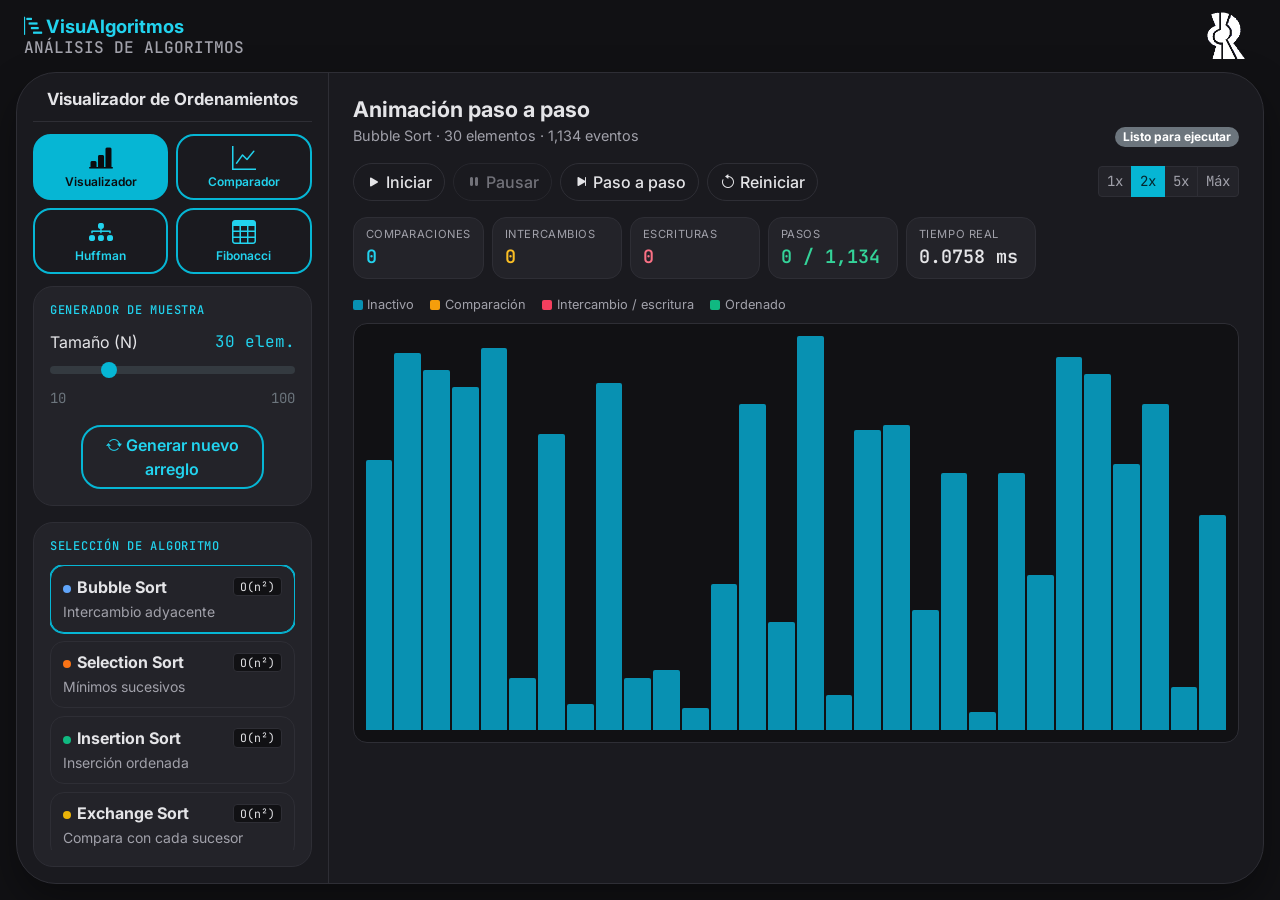
<file: index.html>
<!DOCTYPE html>
<html lang="es" data-bs-theme="dark">
<head>
  <meta charset="UTF-8">
  <meta name="viewport" content="width=device-width, initial-scale=1.0">
  <title>Visualizador de Ordenamientos - VisuAlgoritmos</title>

  <!-- Tipografías de la paleta: Inter (texto) y JetBrains Mono (etiquetas) -->
  <link rel="preconnect" href="https://fonts.googleapis.com">
  <link href="https://fonts.googleapis.com/css2?family=Inter:wght@400;500;600;700&family=JetBrains+Mono:wght@400;600&display=swap" rel="stylesheet">

  <!-- Bootstrap 5 + iconos -->
  <link href="https://cdn.jsdelivr.net/npm/bootstrap@5.3.3/dist/css/bootstrap.min.css" rel="stylesheet">
  <link href="https://cdn.jsdelivr.net/npm/bootstrap-icons@1.11.3/font/bootstrap-icons.min.css" rel="stylesheet">

  <!-- Estilos propios (siempre DESPUÉS de Bootstrap para poder sobrescribirlo) -->
  <link href="css/estilos.css" rel="stylesheet">
</head>
<body>

  <!-- ===================== Encabezado ===================== -->
  <header class="encabezado">
    <a class="marca" href="index.html">
      <i class="bi bi-bar-chart-steps me-1"></i>VisuAlgoritmos<br>
      <small>Análisis de Algoritmos</small>
    </a>

    <div class="d-flex gap-2 align-items-center">
      <img src="img/escudo-cucei.webp" alt="Logo CUCEI" class="logo-universidad">
      <!-- Botón hamburguesa: solo en móvil, abre el panel lateral -->
      <button class="btn btn-neutro d-md-none" type="button"
              data-bs-toggle="offcanvas" data-bs-target="#panelLateral" aria-controls="panelLateral" aria-label="Abrir menú">
        <i class="bi bi-list fs-4"></i>
      </button>
    </div>
  </header>

  <!-- ===================== Tarjeta central ===================== -->
  <div class="marco">
    <div class="row g-0 h-100">

      <!-- ===== Panel lateral =====
           offcanvas-md: en escritorio es una columna normal; en móvil se
           vuelve un menú que entra desde la izquierda con el botón ≡ -->
      <aside class="col-md-3 lateral offcanvas-md offcanvas-start" tabindex="-1" id="panelLateral" aria-labelledby="tituloLateral">

        <div class="offcanvas-header">
          <h5 class="offcanvas-title fw-bold" id="tituloLateral">VisuAlgoritmos</h5>
          <button type="button" class="btn-close" data-bs-dismiss="offcanvas" data-bs-target="#panelLateral" aria-label="Cerrar"></button>
        </div>

        <div class="lateral-cuerpo">
          <h2 class="lateral-titulo d-none d-md-block">Visualizador de Ordenamientos</h2>

          <!-- Navegación entre las dos páginas -->
          <nav class="navegacion">
            <a href="index.html" class="btn-pagina pagina-visualizador activo" aria-current="page">
              <i class="bi bi-bar-chart-line-fill"></i>Visualizador
            </a>
            <a href="comparador.html" class="btn-pagina pagina-comparador">
              <i class="bi bi-graph-up"></i>Comparador
            </a>
            <a href="huffman.html" class="btn-pagina pagina-huffman">
              <i class="bi bi-diagram-3-fill"></i>Huffman
            </a>
            <a href="fibonacci.html" class="btn-pagina pagina-fibonacci">
              <i class="bi bi-table"></i>Fibonacci
            </a>
          </nav>

          <!-- Controles de la página (hacen scroll si no caben) -->
          <div class="lateral-controles">

            <section class="panel mb-3">
              <h2 class="titulo-panel">Generador de muestra</h2>

              <label for="tamano" class="form-label d-flex justify-content-between mb-1">
                <span>Tamaño (N)</span>
                <span class="mono texto-acento"><span id="tamanoTxt">30</span> elem.</span>
              </label>
              <input id="tamano" type="range" class="form-range" min="10" max="100" value="30">
              <div class="d-flex justify-content-between small text-secondary mono">
                <span>10</span><span id="tamanoMaxTxt">100</span>
              </div>

              <button id="btnNuevo" class="btn btn-generar w-75 mt-3 d-block mx-auto">
                <i class="bi bi-arrow-repeat me-1"></i>Generar nuevo arreglo
              </button>
            </section>

            <!-- Lista de los 8 algoritmos (se llena desde JS con js/algoritmos/catalogo.js) -->
            <section class="panel">
              <h2 class="titulo-panel">Selección de algoritmo</h2>
              <div id="listaAlgoritmos" class="lista-scroll"></div>
            </section>
          </div>
        </div>
      </aside>

      <!-- ===== Contenido ===== -->
      <main class="col-md-9 contenido">

        <div class="d-flex flex-wrap justify-content-between align-items-end gap-2 mb-3">
          <div>
            <h1 class="titulo-pagina">Animación paso a paso</h1>
            <p id="nombreAlgoritmo" class="subtitulo-pagina"></p>
          </div>
          <span id="estado" class="badge rounded-pill text-bg-secondary">Listo para ejecutar</span>
        </div>

        <!-- Controles de reproducción -->
        <div class="d-flex flex-wrap gap-2 align-items-center mb-3">
          <button id="btnPlay" class="btn btn-control control-iniciar"><i class="bi bi-play-fill me-1"></i><span id="btnPlayTxt">Iniciar</span></button>
          <button id="btnPausa" class="btn btn-control control-pausar"><i class="bi bi-pause-fill me-1"></i>Pausar</button>
          <button id="btnPaso" class="btn btn-control control-paso"><i class="bi bi-skip-end-fill me-1"></i>Paso a paso</button>
          <button id="btnReiniciar" class="btn btn-control control-reiniciar"><i class="bi bi-arrow-counterclockwise me-1"></i>Reiniciar</button>

          <!-- Velocidad: el value es la pausa en ms entre eventos -->
          <div class="btn-group ms-lg-auto" role="group" aria-label="Velocidad">
            <input type="radio" class="btn-check" name="velocidad" id="vel1" value="120">
            <label class="btn btn-velocidad btn-sm mono" for="vel1">1x</label>
            <input type="radio" class="btn-check" name="velocidad" id="vel2" value="50" checked>
            <label class="btn btn-velocidad btn-sm mono" for="vel2">2x</label>
            <input type="radio" class="btn-check" name="velocidad" id="vel5" value="15">
            <label class="btn btn-velocidad btn-sm mono" for="vel5">5x</label>
            <input type="radio" class="btn-check" name="velocidad" id="velMax" value="1">
            <label class="btn btn-velocidad btn-sm mono" for="velMax">Máx</label>
          </div>
        </div>

        <!-- Métricas: las 4 primeras avanzan con la animación;
             "Tiempo real" es el algoritmo sin animación sobre el mismo arreglo -->
        <div class="d-flex flex-wrap gap-2 mb-3">
          <div class="metrica"><div class="nombre">Comparaciones</div><div id="mComparaciones" class="valor texto-acento">0</div></div>
          <div class="metrica"><div class="nombre">Intercambios</div><div id="mIntercambios" class="valor texto-comparacion">0</div></div>
          <div class="metrica"><div class="nombre">Escrituras</div><div id="mEscrituras" class="valor texto-escritura">0</div></div>
          <div class="metrica d-none"><div class="nombre">Accesos</div><div id="mAccesos" class="valor" style="color:var(--acento-secundario)">0</div></div>
          <div class="metrica"><div class="nombre">Pasos</div><div id="mProgreso" class="valor texto-ordenado">0 / 0</div></div>
          <div class="metrica" title="Tiempo del algoritmo sin animación, con este mismo arreglo"><div class="nombre">Tiempo real</div><div id="mTiempo" class="valor">—</div></div>
        </div>

        <!-- Leyenda -->
        <div class="leyenda d-flex flex-wrap gap-3 mb-2">
          <span><i style="background:var(--barra-inactiva)"></i>Inactivo</span>
          <span><i style="background:var(--barra-comparando)"></i>Comparación</span>
          <span><i style="background:var(--barra-escribiendo)"></i>Intercambio / escritura</span>
          <span><i style="background:var(--barra-ordenada)"></i>Ordenado</span>
        </div>

        <!-- Aquí dibuja la clase Barras -->
        <div id="lienzo"></div>
      </main>

    </div>
  </div>

  <!-- JS de Bootstrap: necesario para el menú deslizable en móvil -->
  <script src="https://cdn.jsdelivr.net/npm/bootstrap@5.3.3/dist/js/bootstrap.bundle.min.js"></script>
  <!-- type="module" permite usar import/export. Requiere Live Server o Netlify (no file://) -->
  <script type="module" src="js/visualizador/pagina-visualizador.js"></script>
</body>
</html>
</file>
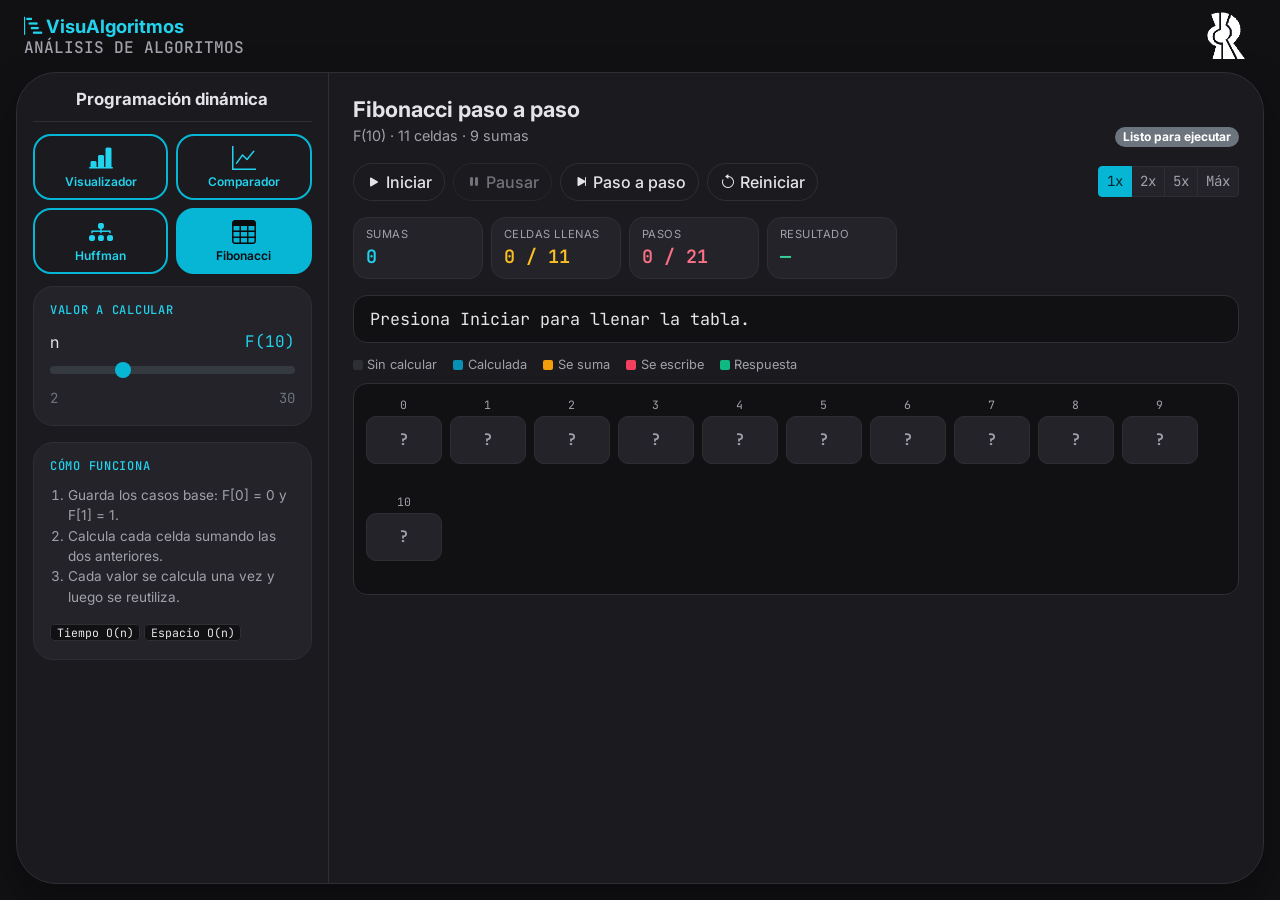
<file: fibonacci.html>
<!DOCTYPE html>
<html lang="es" data-bs-theme="dark">
<head>
  <meta charset="UTF-8">
  <meta name="viewport" content="width=device-width, initial-scale=1.0">
  <title>Fibonacci con programación dinámica - VisuAlgoritmos</title>

  <link rel="preconnect" href="https://fonts.googleapis.com">
  <link href="https://fonts.googleapis.com/css2?family=Inter:wght@400;500;600;700&family=JetBrains+Mono:wght@400;600&display=swap" rel="stylesheet">

  <link href="https://cdn.jsdelivr.net/npm/bootstrap@5.3.3/dist/css/bootstrap.min.css" rel="stylesheet">
  <link href="https://cdn.jsdelivr.net/npm/bootstrap-icons@1.11.3/font/bootstrap-icons.min.css" rel="stylesheet">

  <link href="css/estilos.css" rel="stylesheet">
</head>
<body>

  <header class="encabezado">
    <a class="marca" href="index.html">
      <i class="bi bi-bar-chart-steps me-1"></i>VisuAlgoritmos<br>
      <small>Análisis de Algoritmos</small>
    </a>

    <div class="d-flex gap-2 align-items-center">
      <img src="img/escudo-cucei.webp" alt="Logo CUCEI" class="logo-universidad">
      <button class="btn btn-neutro d-md-none" type="button"
              data-bs-toggle="offcanvas" data-bs-target="#panelLateral" aria-controls="panelLateral" aria-label="Abrir menú">
        <i class="bi bi-list fs-4"></i>
      </button>
    </div>
  </header>

  <div class="marco">
    <div class="row g-0 h-100">

      <aside class="col-md-3 lateral offcanvas-md offcanvas-start" tabindex="-1" id="panelLateral" aria-labelledby="tituloLateral">

        <div class="offcanvas-header">
          <h5 class="offcanvas-title fw-bold" id="tituloLateral">VisuAlgoritmos</h5>
          <button type="button" class="btn-close" data-bs-dismiss="offcanvas" data-bs-target="#panelLateral" aria-label="Cerrar"></button>
        </div>

        <div class="lateral-cuerpo">
          <h2 class="lateral-titulo d-none d-md-block">Programación dinámica</h2>

          <nav class="navegacion">
            <a href="index.html" class="btn-pagina pagina-visualizador">
              <i class="bi bi-bar-chart-line-fill"></i>Visualizador
            </a>
            <a href="comparador.html" class="btn-pagina pagina-comparador">
              <i class="bi bi-graph-up"></i>Comparador
            </a>
            <a href="huffman.html" class="btn-pagina pagina-huffman">
              <i class="bi bi-diagram-3-fill"></i>Huffman
            </a>
            <a href="fibonacci.html" class="btn-pagina pagina-fibonacci activo" aria-current="page">
              <i class="bi bi-table"></i>Fibonacci
            </a>
          </nav>

          <div class="lateral-controles">
            <section class="panel mb-3">
              <h2 class="titulo-panel">Valor a calcular</h2>

              <label for="valorN" class="form-label d-flex justify-content-between mb-1">
                <span>n</span>
                <span class="mono texto-acento">F(<span id="valorNTxt">10</span>)</span>
              </label>
              <input id="valorN" type="range" class="form-range" min="2" max="30" value="10">
              <div class="d-flex justify-content-between small text-secondary mono">
                <span>2</span><span>30</span>
              </div>
            </section>

            <section class="panel">
              <h2 class="titulo-panel">Cómo funciona</h2>
              <div class="lista-scroll">
                <ol class="fib-pasos">
                  <li>Guarda los casos base: F[0] = 0 y F[1] = 1.</li>
                  <li>Calcula cada celda sumando las dos anteriores.</li>
                  <li>Cada valor se calcula una vez y luego se reutiliza.</li>
                </ol>
                <span class="etiqueta-complejidad">Tiempo O(n)</span>
                <span class="etiqueta-complejidad">Espacio O(n)</span>
              </div>
            </section>
          </div>
        </div>
      </aside>

      <main class="col-md-9 contenido">

        <div class="d-flex flex-wrap justify-content-between align-items-end gap-2 mb-3">
          <div>
            <h1 class="titulo-pagina">Fibonacci paso a paso</h1>
            <p id="subtitulo" class="subtitulo-pagina"></p>
          </div>
          <span id="estado" class="badge rounded-pill text-bg-secondary">Listo para ejecutar</span>
        </div>

        <div class="d-flex flex-wrap gap-2 align-items-center mb-3">
          <button id="btnPlay" class="btn btn-control control-iniciar"><i class="bi bi-play-fill me-1"></i><span id="btnPlayTxt">Iniciar</span></button>
          <button id="btnPausa" class="btn btn-control control-pausar"><i class="bi bi-pause-fill me-1"></i>Pausar</button>
          <button id="btnPaso" class="btn btn-control control-paso"><i class="bi bi-skip-end-fill me-1"></i>Paso a paso</button>
          <button id="btnReiniciar" class="btn btn-control control-reiniciar"><i class="bi bi-arrow-counterclockwise me-1"></i>Reiniciar</button>

          <!-- El value es la pausa en ms entre eventos. Es más lenta que en los
               ordenamientos porque aquí hay pocos pasos y hay que leerlos. -->
          <div class="btn-group ms-lg-auto" role="group" aria-label="Velocidad">
            <input type="radio" class="btn-check" name="velocidad" id="vel1" value="800" checked>
            <label class="btn btn-velocidad btn-sm mono" for="vel1">1x</label>
            <input type="radio" class="btn-check" name="velocidad" id="vel2" value="400">
            <label class="btn btn-velocidad btn-sm mono" for="vel2">2x</label>
            <input type="radio" class="btn-check" name="velocidad" id="vel5" value="160">
            <label class="btn btn-velocidad btn-sm mono" for="vel5">5x</label>
            <input type="radio" class="btn-check" name="velocidad" id="velMax" value="30">
            <label class="btn btn-velocidad btn-sm mono" for="velMax">Máx</label>
          </div>
        </div>

        <div class="d-flex flex-wrap gap-2 mb-3">
          <div class="metrica"><div class="nombre">Sumas</div><div id="mSumas" class="valor texto-acento">0</div></div>
          <div class="metrica"><div class="nombre">Celdas llenas</div><div id="mCeldas" class="valor texto-comparacion">0</div></div>
          <div class="metrica"><div class="nombre">Pasos</div><div id="mProgreso" class="valor texto-escritura">0</div></div>
          <div class="metrica"><div class="nombre">Resultado</div><div id="mResultado" class="valor texto-ordenado">—</div></div>
        </div>

        <p id="formula" class="fib-formula mono" aria-live="polite"></p>

        <div class="leyenda d-flex flex-wrap gap-3 mb-2">
          <span><i style="background:var(--borde)"></i>Sin calcular</span>
          <span><i style="background:var(--barra-inactiva)"></i>Calculada</span>
          <span><i style="background:var(--barra-comparando)"></i>Se suma</span>
          <span><i style="background:var(--barra-escribiendo)"></i>Se escribe</span>
          <span><i style="background:var(--barra-ordenada)"></i>Respuesta</span>
        </div>

        <div id="tablaFib" class="fib-tabla"></div>
      </main>

    </div>
  </div>

  <script src="https://cdn.jsdelivr.net/npm/bootstrap@5.3.3/dist/js/bootstrap.bundle.min.js"></script>
  <script type="module" src="js/fibonacci/pagina-fibonacci.js"></script>
</body>
</html>
</file>
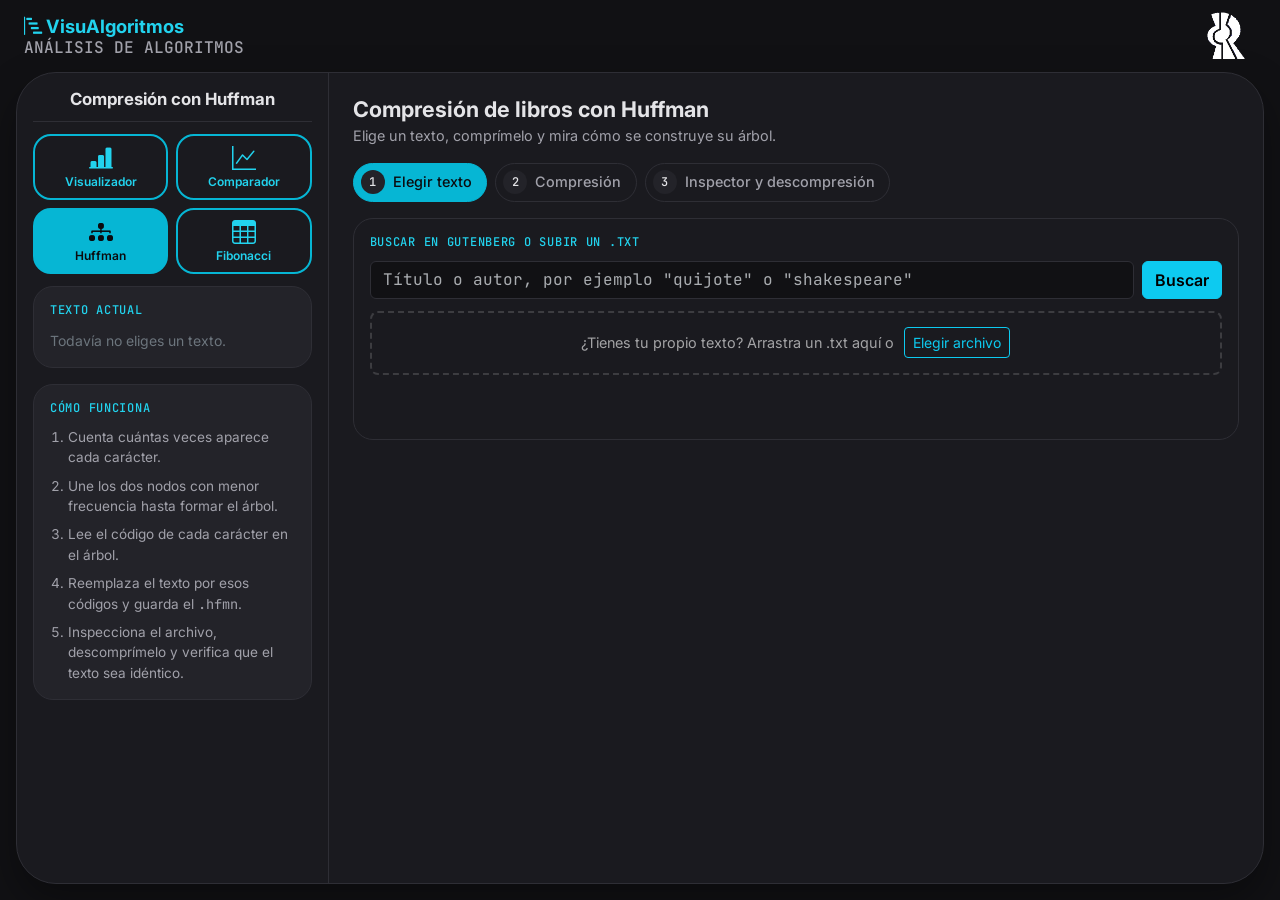
<file: huffman.html>
<!DOCTYPE html>
<html lang="es" data-bs-theme="dark">
<head>
  <meta charset="UTF-8">
  <meta name="viewport" content="width=device-width, initial-scale=1.0">
  <title>Compresión con Huffman - VisuAlgoritmos</title>

  <link rel="preconnect" href="https://fonts.googleapis.com">
  <link href="https://fonts.googleapis.com/css2?family=Inter:wght@400;500;600;700&family=JetBrains+Mono:wght@400;600&display=swap" rel="stylesheet">
  <link href="https://cdn.jsdelivr.net/npm/bootstrap@5.3.3/dist/css/bootstrap.min.css" rel="stylesheet">
  <link href="https://cdn.jsdelivr.net/npm/bootstrap-icons@1.11.3/font/bootstrap-icons.min.css" rel="stylesheet">
  <link href="css/estilos.css" rel="stylesheet">
  <link href="css/modulos/tablaCodigos.css" rel="stylesheet">
  <link href="css/modulos/arbolAnimado.css" rel="stylesheet">
  <link href="css/modulos/buscador.css" rel="stylesheet">
  <link href="css/modulos/resumen.css" rel="stylesheet">
  <link href="css/modulos/descompresion.css" rel="stylesheet">
  <link href="css/modulos/lectorTexto.css" rel="stylesheet">
  <link href="css/modulos/lectorHfmn.css" rel="stylesheet">
  <link href="css/modulos/inspector.css" rel="stylesheet">
</head>
<body>

  <!-- ===================== Encabezado ===================== -->
  <header class="encabezado">
    <a class="marca" href="index.html">
      <i class="bi bi-bar-chart-steps me-1"></i>VisuAlgoritmos<br>
      <small>Análisis de Algoritmos</small>
    </a>

    <div class="d-flex gap-2 align-items-center">
      <img src="img/escudo-cucei.webp" alt="Logo CUCEI" class="logo-universidad">
      <button class="btn btn-neutro d-md-none" type="button"
              data-bs-toggle="offcanvas" data-bs-target="#panelLateral" aria-controls="panelLateral" aria-label="Abrir menú">
        <i class="bi bi-list fs-4"></i>
      </button>
    </div>
  </header>

  <!-- ===================== Tarjeta central ===================== -->
  <div class="marco">
    <div class="row g-0 h-100">

      <!-- ===== Panel lateral ===== -->
      <aside class="col-md-3 lateral offcanvas-md offcanvas-start" tabindex="-1" id="panelLateral" aria-labelledby="tituloLateral">

        <div class="offcanvas-header">
          <h5 class="offcanvas-title fw-bold" id="tituloLateral">VisuAlgoritmos</h5>
          <button type="button" class="btn-close" data-bs-dismiss="offcanvas" data-bs-target="#panelLateral" aria-label="Cerrar"></button>
        </div>

        <div class="lateral-cuerpo">
          <h2 class="lateral-titulo d-none d-md-block">Compresión con Huffman</h2>

          <nav class="navegacion">
            <a href="index.html" class="btn-pagina pagina-visualizador">
              <i class="bi bi-bar-chart-line-fill"></i>Visualizador
            </a>
            <a href="comparador.html" class="btn-pagina pagina-comparador">
              <i class="bi bi-graph-up"></i>Comparador
            </a>
            <a href="huffman.html" class="btn-pagina pagina-huffman activo" aria-current="page">
              <i class="bi bi-diagram-3-fill"></i>Huffman
            </a>
            <a href="fibonacci.html" class="btn-pagina pagina-fibonacci">
              <i class="bi bi-table"></i>Fibonacci
            </a>
          </nav>

          <div class="lateral-controles">
            <section class="panel mb-3">
              <h2 class="titulo-panel">Texto actual</h2>
              <p id="textoActual" class="small text-secondary mb-0">Todavía no eliges un texto.</p>
            </section>

            <section class="panel">
              <h2 class="titulo-panel">Cómo funciona</h2>
              <ol class="huffman-pasos lista-scroll">
                <li>Cuenta cuántas veces aparece cada carácter.</li>
                <li>Une los dos nodos con menor frecuencia hasta formar el árbol.</li>
                <li>Lee el código de cada carácter en el árbol.</li>
                <li>Reemplaza el texto por esos códigos y guarda el <span class="mono">.hfmn</span>.</li>
                <li>Inspecciona el archivo, descomprímelo y verifica que el texto sea idéntico.</li>
              </ol>
            </section>
          </div>
        </div>
      </aside>

      <!-- ===== Contenido ===== -->
      <main class="col-md-9 contenido">

        <div class="mb-3">
          <h1 class="titulo-pagina">Compresión de libros con Huffman</h1>
          <p class="subtitulo-pagina">Elige un texto, comprímelo y mira cómo se construye su árbol.</p>
        </div>

        <!-- Pestañas: separan las tres secciones sin hacer una página enorme -->
        <ul class="nav huffman-pestanas mb-3" id="pestanasHuffman" role="tablist">
          <li class="nav-item" role="presentation">
            <button class="nav-link active" id="tab-elegir" type="button" role="tab"
                    data-bs-toggle="tab" data-bs-target="#seccion-elegir" aria-controls="seccion-elegir" aria-selected="true">
              <span class="numero">1</span>Elegir texto
            </button>
          </li>
          <li class="nav-item" role="presentation">
            <button class="nav-link" id="tab-compresion" type="button" role="tab"
                    data-bs-toggle="tab" data-bs-target="#seccion-compresion" aria-controls="seccion-compresion" aria-selected="false">
              <span class="numero">2</span>Compresión
            </button>
          </li>
          <li class="nav-item" role="presentation">
            <button class="nav-link" id="tab-lector" type="button" role="tab"
                    data-bs-toggle="tab" data-bs-target="#seccion-lector" aria-controls="seccion-lector" aria-selected="false">
              <span class="numero">3</span>Inspector y descompresión
            </button>
          </li>
        </ul>

        <div class="tab-content">

          <!-- Sección 1: Elegir texto -->
          <section class="tab-pane fade show active" id="seccion-elegir" role="tabpanel" aria-labelledby="tab-elegir" tabindex="0">
            <div class="panel">
              <h2 class="titulo-panel">Buscar en Gutenberg o subir un .txt</h2>
              <div id="buscador" class="huffman-contenedor" data-vacio="Aquí va el buscador de libros"></div>
            </div>
          </section>

          <!-- Sección 2: Compresión -->
          <section class="tab-pane fade" id="seccion-compresion" role="tabpanel" aria-labelledby="tab-compresion" tabindex="0">
            <div class="panel mb-3">
              <h2 class="titulo-panel">Resumen</h2>
              <div id="resumen" class="huffman-contenedor" data-vacio="Aquí van los tamaños y la descarga del .hfmn"></div>
            </div>

            <details id="desplegable-arbol" class="panel huffman-desplegable mb-3">
              <summary class="titulo-panel">Árbol de Huffman</summary>
              <div id="arbol" class="huffman-contenedor" data-vacio="Aquí se anima la construcción del árbol"></div>
            </details>

            <div class="panel">
              <h2 class="titulo-panel">Frecuencias y códigos</h2>
              <div id="tabla-codigos" class="huffman-contenedor" data-vacio="Aquí va la tabla de códigos"></div>
            </div>
          </section>

          <!-- Sección 3: Inspector y descompresión -->
          <section class="tab-pane fade" id="seccion-lector" role="tabpanel" aria-labelledby="tab-lector" tabindex="0">
            <div class="panel mb-3">
              <h2 class="titulo-panel">Cargar un archivo .hfmn</h2>
              <div id="cargar-hfmn" class="huffman-contenedor" data-vacio="Aquí va el botón para cargar un .hfmn"></div>
            </div>

            <!-- El inspector muestra la estructura del archivo antes de descomprimirlo -->
            <div class="panel mb-3">
              <h2 class="titulo-panel">Inspector</h2>
              <div id="inspector" class="huffman-contenedor" data-vacio="Comprime un texto o carga un .hfmn para inspeccionarlo"></div>
            </div>

            <!-- Desplegables cerrados: el inspector muestra a la vista solo los números principales -->
            <details class="panel huffman-desplegable mb-3">
              <summary class="titulo-panel">Archivo .hfmn por zonas (hexadecimal y bits)</summary>
              <div id="lector-hfmn" class="huffman-contenedor" data-vacio="Aquí aparecen los bytes del archivo por zonas"></div>
            </details>

            <details class="panel huffman-desplegable mb-3">
              <summary class="titulo-panel">Frecuencias y códigos guardados</summary>
              <div id="inspector-tabla" class="huffman-contenedor" data-vacio="Aquí va la tabla que trae el archivo"></div>
            </details>

            <details id="desplegable-inspector-arbol" class="panel huffman-desplegable mb-3">
              <summary class="titulo-panel">Árbol reconstruido con la tabla</summary>
              <div id="inspector-arbol" class="huffman-contenedor" data-vacio="Aquí se reconstruye el árbol del archivo"></div>
            </details>

            <div class="panel">
              <h2 class="titulo-panel">Texto recuperado</h2>
              <div id="lector-texto" class="huffman-contenedor" data-vacio="Presiona Descomprimir en el inspector para recuperar el texto"></div>
            </div>
          </section>
        </div>
      </main>

    </div>
  </div>

  <!-- JS de Bootstrap: pestañas y menú deslizable en móvil -->
  <script src="https://cdn.jsdelivr.net/npm/bootstrap@5.3.3/dist/js/bootstrap.bundle.min.js"></script>
  <script type="module" src="js/pagina-principal.js"></script>
</body>
</html>
</file>
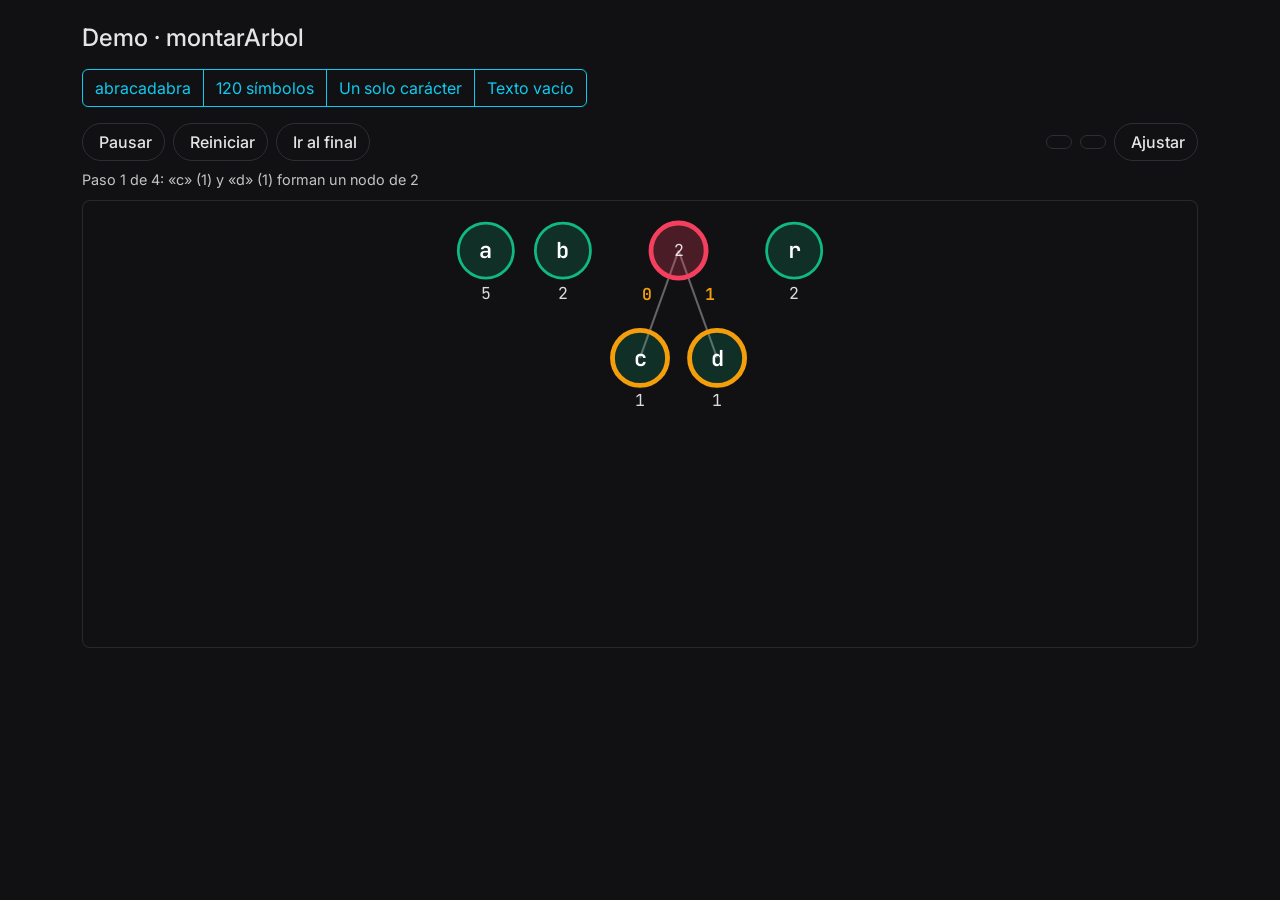
<file: demos/demo-arbolAnimado.html>
<!DOCTYPE html>
<html lang="es" data-bs-theme="dark">
<head>
  <meta charset="UTF-8">
  <meta name="viewport" content="width=device-width, initial-scale=1">
  <title>Demo · Árbol</title>
  <link href="https://cdn.jsdelivr.net/npm/bootstrap@5.3.3/dist/css/bootstrap.min.css" rel="stylesheet">
  <link href="https://fonts.googleapis.com/css2?family=Inter:wght@400;600&family=JetBrains+Mono&display=swap" rel="stylesheet">
  <link href="../css/estilos.css" rel="stylesheet">
  <link href="../css/modulos/arbolAnimado.css" rel="stylesheet">
</head>
<body>
  <main class="container py-4">
    <h1 class="h4 mb-3">Demo · montarArbol</h1>
    <div class="btn-group mb-3" role="group" aria-label="Datos de prueba">
      <button class="btn btn-outline-info" id="ejemplo">abracadabra</button>
      <button class="btn btn-outline-info" id="grande">120 símbolos</button>
      <button class="btn btn-outline-info" id="uno">Un solo carácter</button>
      <button class="btn btn-outline-info" id="vacio">Texto vacío</button>
    </div>
    <div id="arbol"></div>
  </main>

  <script type="module">
    import { montarArbol } from '../js/visualizador/arbolAnimado.js';
    const contenedor = document.getElementById('arbol');
    let instancia = null;   // se destruye la anterior para que su temporizador no siga dibujando

    function mostrar(pasos) {
      instancia?.destruir();
      instancia = montarArbol(contenedor, pasos, { msPorPaso: 600 });
    }

    async function mostrarEjemplo() {
      const respuesta = await fetch('../ejemplos/abracadabra-pasos.json');
      mostrar(await respuesta.json());
    }


    function generarPasos(k) {
      const pasos = [];
      let cola = [];
      for (let i = 0; i < k; i++) {
        const frecuencia = Math.floor(5000 / (i + 1)) + 1;
        pasos.push({ tipo: 'hoja', id: i, simbolo: String.fromCodePoint(0x100 + i), codePoint: 0x100 + i, frecuencia });
        cola.push({ id: i, frecuencia });
      }
      let siguienteId = k;
      while (cola.length > 1) {
        cola.sort((a, b) => a.frecuencia - b.frecuencia || a.id - b.id);
        const [izq, der] = cola.splice(0, 2);
        const nuevo = { id: siguienteId++, frecuencia: izq.frecuencia + der.frecuencia };
        pasos.push({ tipo: 'fusion', id: nuevo.id, izquierdo: izq.id, derecho: der.id, frecuencia: nuevo.frecuencia });
        cola.push(nuevo);
      }
      return pasos;
    }

    document.getElementById('ejemplo').onclick = mostrarEjemplo;
    document.getElementById('grande').onclick = () => mostrar(generarPasos(120));
    // Caso borde del contrato: una sola hoja, cero fusiones.
    document.getElementById('uno').onclick = () =>
      mostrar([{ tipo: 'hoja', id: 0, simbolo: 'a', codePoint: 97, frecuencia: 4 }]);
    document.getElementById('vacio').onclick = () => mostrar([]);
    mostrarEjemplo();
  </script>
</body>
</html>
</file>
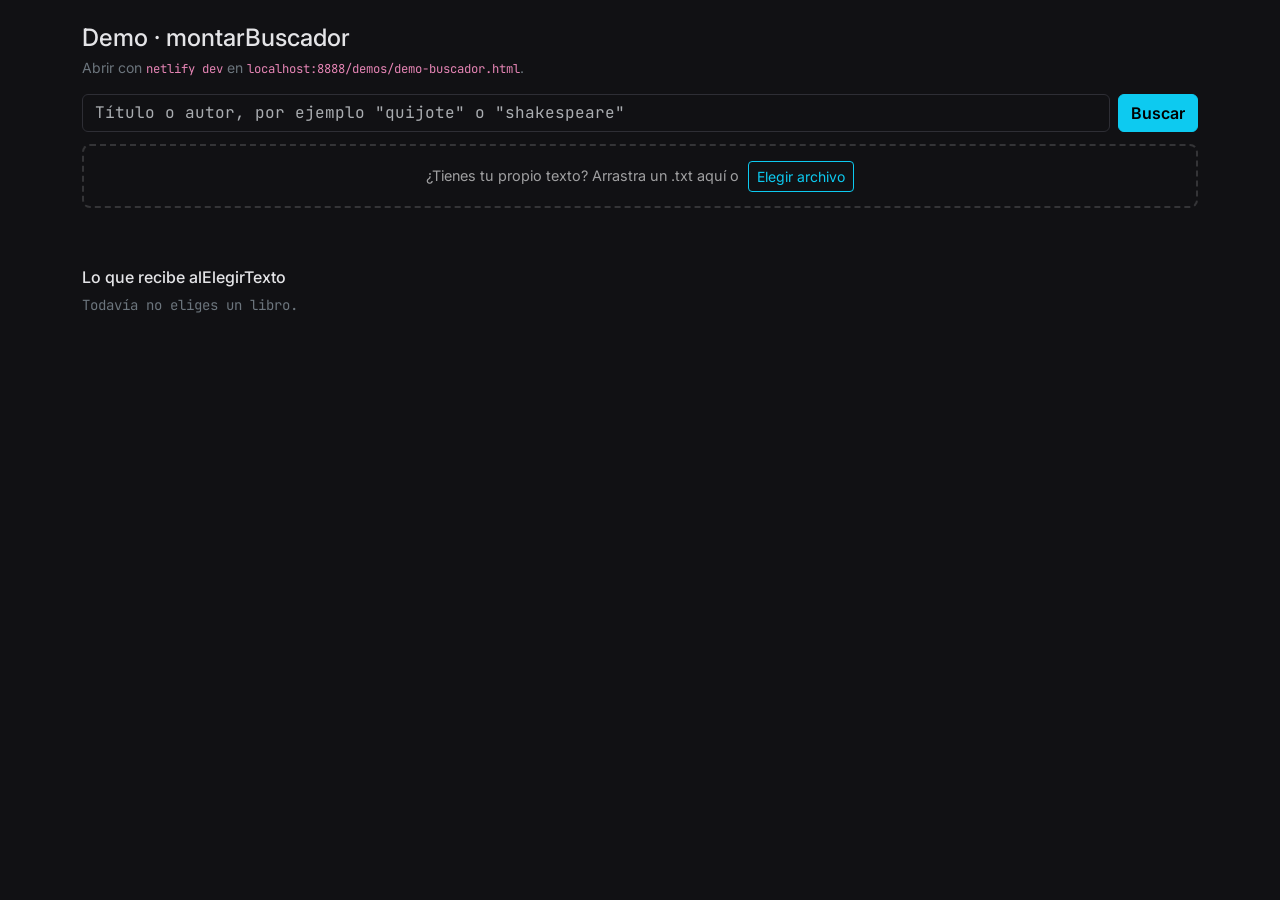
<file: demos/demo-buscador.html>
<!DOCTYPE html>
<html lang="es" data-bs-theme="dark">
<head>
  <meta charset="UTF-8">
  <meta name="viewport" content="width=device-width, initial-scale=1">
  <title>Demo · Buscador de libros</title>
  <link href="https://cdn.jsdelivr.net/npm/bootstrap@5.3.3/dist/css/bootstrap.min.css" rel="stylesheet">
  <link href="https://fonts.googleapis.com/css2?family=Inter:wght@400;600&family=JetBrains+Mono&display=swap" rel="stylesheet">
  <link href="../css/estilos.css" rel="stylesheet">
  <link href="../css/modulos/buscador.css" rel="stylesheet">
</head>
<body>
  <main class="container py-4">
    <h1 class="h4 mb-1">Demo · montarBuscador</h1>
    <!-- Usa /api/buscar y /api/libro: se abre con `netlify dev` (localhost:8888), no con Live Server -->
    <p class="small text-secondary mb-3">Abrir con <code>netlify dev</code> en <code>localhost:8888/demos/demo-buscador.html</code>.</p>

    <div id="buscador"></div>

    <h2 class="h6 mt-4">Lo que recibe alElegirTexto</h2>
    <pre id="salida" class="small text-secondary">Todavía no eliges un libro.</pre>
  </main>

  <script type="module">
    import { montarBuscador } from '../js/gutenberg/buscador.js';

    const salida = document.getElementById('salida');

    // Hace lo mismo que hará pagina-principal.js, pero solo muestra lo que llegó
    montarBuscador(document.getElementById('buscador'), {
      alElegirTexto(texto, metadatos) {
        salida.textContent =
          `metadatos: ${JSON.stringify(metadatos, null, 2)}\n` +
          `caracteres: ${[...texto].length.toLocaleString('es-MX')}\n\n` +
          `inicio del texto:\n${texto.slice(0, 400)}…`;
      },
    });
  </script>
</body>
</html>
</file>
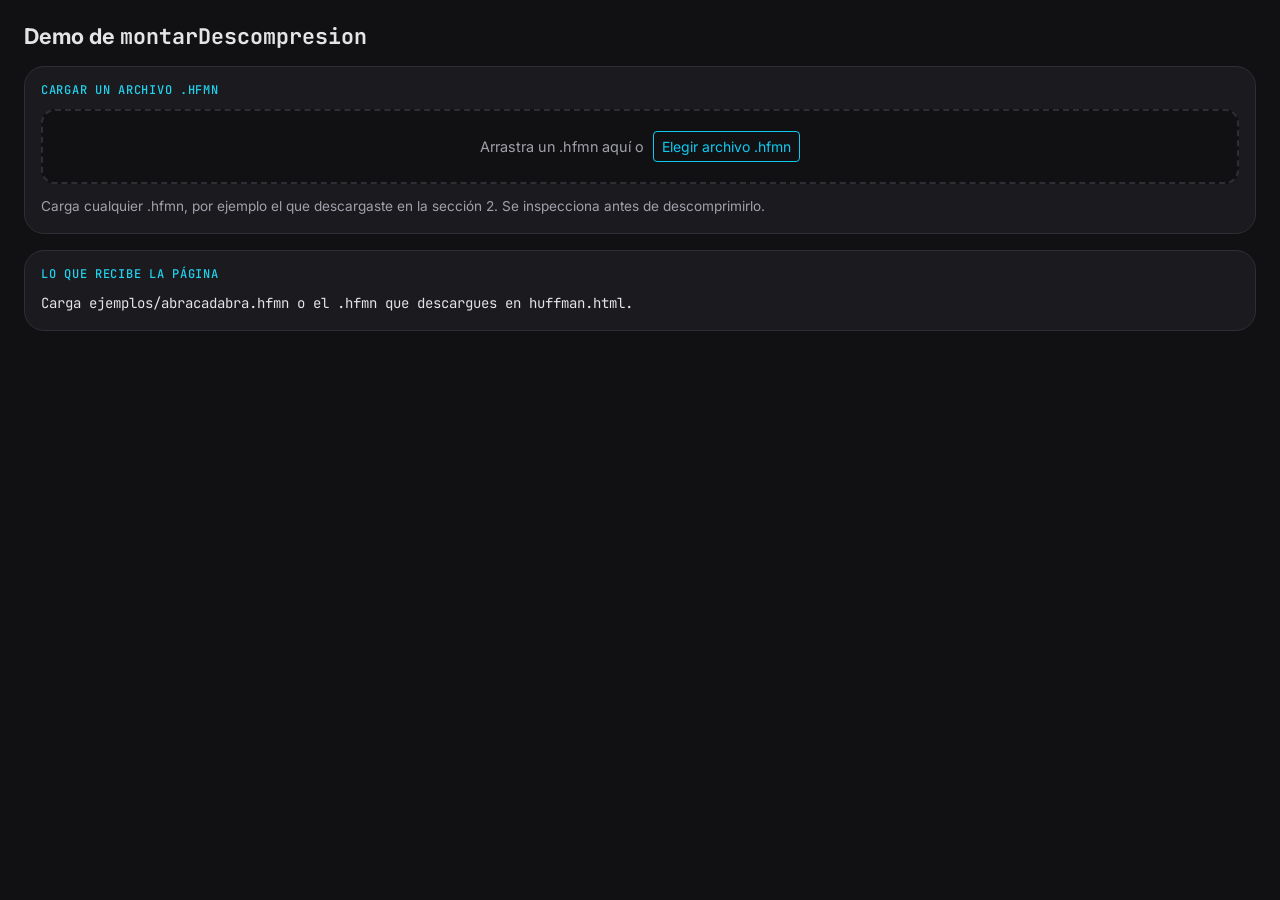
<file: demos/demo-descompresion.html>
<!DOCTYPE html>
<html lang="es" data-bs-theme="dark">
<head>
  <meta charset="UTF-8">
  <meta name="viewport" content="width=device-width, initial-scale=1.0">
  <title>Demo · descompresion.js</title>
  <link href="https://fonts.googleapis.com/css2?family=Inter:wght@400;500;600;700&family=JetBrains+Mono:wght@400;600&display=swap" rel="stylesheet">
  <link href="https://cdn.jsdelivr.net/npm/bootstrap@5.3.3/dist/css/bootstrap.min.css" rel="stylesheet">
  <link href="../css/estilos.css" rel="stylesheet">
  <link href="../css/modulos/descompresion.css" rel="stylesheet">
</head>
<body class="p-4">
  <h1 class="titulo-pagina mb-3">Demo de <span class="mono">montarDescompresion</span></h1>

  <div class="panel mb-3">
    <h2 class="titulo-panel">Cargar un archivo .hfmn</h2>
    <div id="cargar-hfmn"></div>
  </div>

  <div class="panel">
    <h2 class="titulo-panel">Lo que recibe la página</h2>
    <pre id="salida" class="mono small mb-0">Carga ejemplos/abracadabra.hfmn o el .hfmn que descargues en huffman.html.</pre>
  </div>

  <script type="module">
    import { montarDescompresion } from '../js/interfaz/descompresion.js';

    const salida = document.getElementById('salida');

    // Aquí no hay worker: solo se muestra qué bytes llegarían a la página
    const vista = montarDescompresion(document.getElementById('cargar-hfmn'), {
      alCargarHfmn(bytes, nombre) {
        const primeros = [...bytes.slice(0, 16)]
          .map((b) => b.toString(16).padStart(2, '0'))
          .join(' ');
        salida.textContent = `${nombre}\n${bytes.length.toLocaleString('es-MX')} bytes\nPrimeros 16: ${primeros}`;
        vista.mostrarEstado(`Listo: "${nombre}" se leyó bien.`);
      },
    });
  </script>
</body>
</html>
</file>
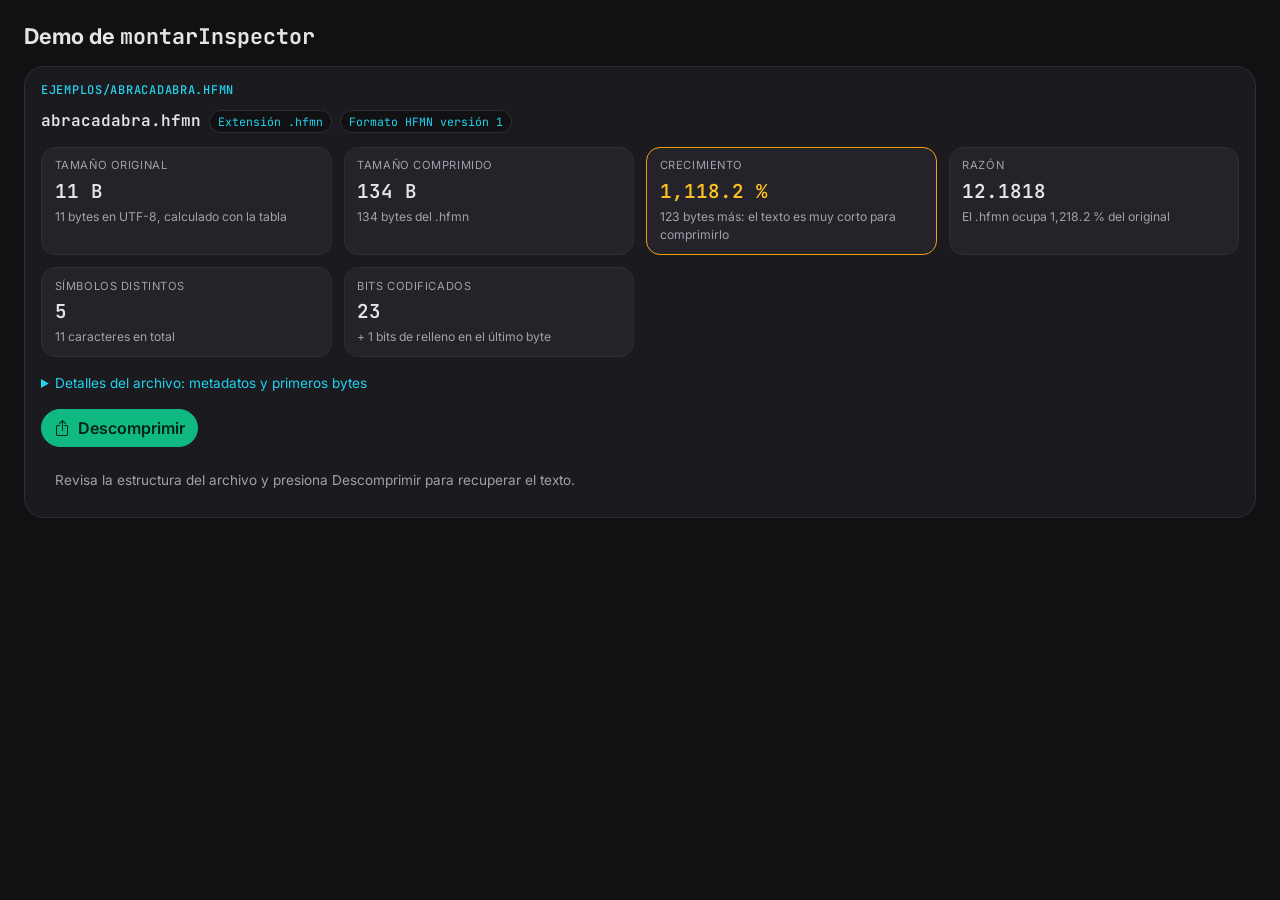
<file: demos/demo-inspector.html>
<!DOCTYPE html>
<html lang="es" data-bs-theme="dark">
<head>
  <meta charset="UTF-8">
  <meta name="viewport" content="width=device-width, initial-scale=1.0">
  <title>Demo · inspector.js</title>
  <link href="https://fonts.googleapis.com/css2?family=Inter:wght@400;500;600;700&family=JetBrains+Mono:wght@400;600&display=swap" rel="stylesheet">
  <link href="https://cdn.jsdelivr.net/npm/bootstrap@5.3.3/dist/css/bootstrap.min.css" rel="stylesheet">
  <link href="https://cdn.jsdelivr.net/npm/bootstrap-icons@1.11.3/font/bootstrap-icons.min.css" rel="stylesheet">
  <link href="../css/estilos.css" rel="stylesheet">
  <link href="../css/modulos/inspector.css" rel="stylesheet">
</head>
<body class="p-4">
  <h1 class="titulo-pagina mb-3">Demo de <span class="mono">montarInspector</span></h1>

  <div class="panel">
    <h2 class="titulo-panel">ejemplos/abracadabra.hfmn</h2>
    <div id="inspector"></div>
  </div>

  <script type="module">
    import { montarInspector } from '../js/interfaz/inspector.js';
    import { inspeccionar, descomprimir } from '../js/huffman/comprimirHuffman.js';

    // Aquí no hay worker: se inspecciona y se descomprime directamente.
    // abracadabra.hfmn no trae huella SHA-256, así que la integridad sale "no verificable".
    const bytes = new Uint8Array(await (await fetch('../ejemplos/abracadabra.hfmn')).arrayBuffer());
    const archivo = { nombre: 'abracadabra.hfmn', datos: inspeccionar(bytes), original: null };

    const vista = montarInspector(document.getElementById('inspector'), archivo, {
      alDescomprimir() {
        const resultado = descomprimir(bytes);
        resultado.integridad = { esperado: null, obtenido: null, coincideHash: null, identicoAlOriginal: null };
        vista.mostrarDescompresion(resultado);
      },
    });
  </script>
</body>
</html>
</file>
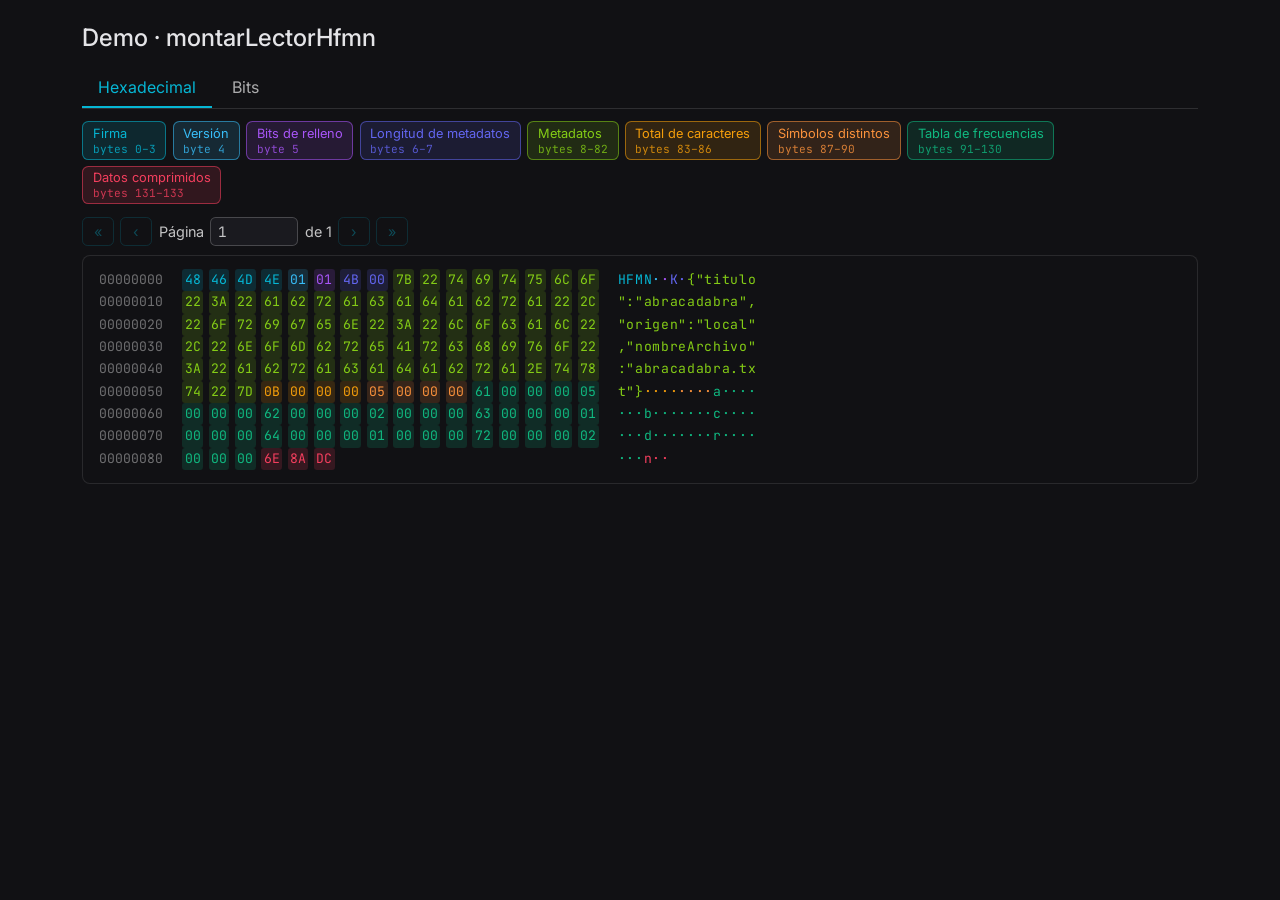
<file: demos/demo-lectorHfmn.html>
<!DOCTYPE html>
<html lang="es" data-bs-theme="dark">
<head>
  <meta charset="UTF-8">
  <meta name="viewport" content="width=device-width, initial-scale=1">
  <title>Demo · Lector del .hfmn</title>
  <link href="https://cdn.jsdelivr.net/npm/bootstrap@5.3.3/dist/css/bootstrap.min.css" rel="stylesheet">
  <link href="https://fonts.googleapis.com/css2?family=Inter:wght@400;600&family=JetBrains+Mono&display=swap" rel="stylesheet">
  <link href="../css/estilos.css" rel="stylesheet">
  <link href="../css/modulos/paginador.css" rel="stylesheet">
  <link href="../css/modulos/lectorHfmn.css" rel="stylesheet">
</head>
<body>
  <main class="container py-4">
    <h1 class="h4 mb-3">Demo · montarLectorHfmn</h1>
    <div id="lector-hfmn"></div>
  </main>

  <script type="module">
    import { montarLectorHfmn } from '../js/visualizador/lectorHfmn.js';

    // El JSON del ejemplo trae todo menos los bytes; esos están en abracadabra.hfmn.
    const resultado = await (await fetch('../ejemplos/abracadabra-resultado.json')).json();
    resultado.bytesHfmn = new Uint8Array(await (await fetch('../ejemplos/abracadabra.hfmn')).arrayBuffer());
    montarLectorHfmn(document.getElementById('lector-hfmn'), resultado);
  </script>
</body>
</html>
</file>
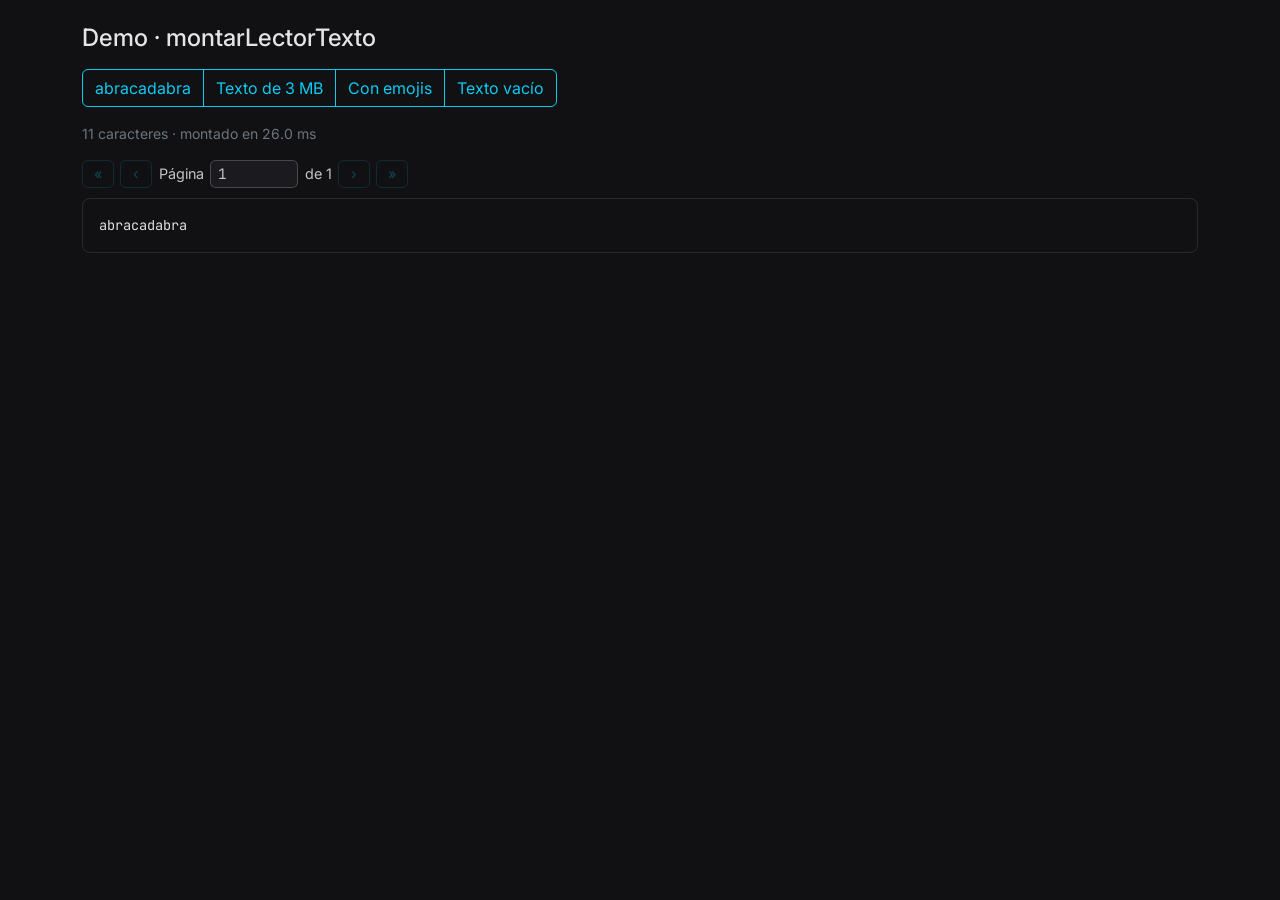
<file: demos/demo-lectorTexto.html>
<!DOCTYPE html>
<html lang="es" data-bs-theme="dark">
<head>
  <meta charset="UTF-8">
  <meta name="viewport" content="width=device-width, initial-scale=1">
  <title>Demo · Lector de texto</title>
  <link href="https://cdn.jsdelivr.net/npm/bootstrap@5.3.3/dist/css/bootstrap.min.css" rel="stylesheet">
  <link href="https://fonts.googleapis.com/css2?family=Inter:wght@400;600&family=JetBrains+Mono&display=swap" rel="stylesheet">
  <link href="../css/estilos.css" rel="stylesheet">
  <link href="../css/modulos/paginador.css" rel="stylesheet">
  <link href="../css/modulos/lectorTexto.css" rel="stylesheet">
</head>
<body>
  <main class="container py-4">
    <h1 class="h4 mb-3">Demo · montarLectorTexto</h1>
    <div class="btn-group mb-3" role="group" aria-label="Datos de prueba">
      <button class="btn btn-outline-info" id="ejemplo">abracadabra</button>
      <button class="btn btn-outline-info" id="libro">Texto de 3 MB</button>
      <button class="btn btn-outline-info" id="emoji">Con emojis</button>
      <button class="btn btn-outline-info" id="vacio">Texto vacío</button>
    </div>
    <p id="medida" class="small text-secondary"></p>
    <div id="lector-texto"></div>
  </main>

  <script type="module">
    import { montarLectorTexto } from '../js/visualizador/lectorTexto.js';
    const contenedor = document.getElementById('lector-texto');
    const medida = document.getElementById('medida');

    function mostrar(texto) {
      const inicio = performance.now();
      montarLectorTexto(contenedor, texto);
      medida.textContent = `${texto.length.toLocaleString('es-MX')} caracteres · montado en ${(performance.now() - inicio).toFixed(1)} ms`;
    }

    // Texto de relleno de unos 3 MB 
    function crearLibroGrande() {
      const linea = 'En un lugar de la Mancha, de cuyo nombre no quiero acordarme, no ha mucho tiempo que vivía un hidalgo.\n';
      return linea.repeat(Math.ceil(3_000_000 / linea.length));
    }

    document.getElementById('ejemplo').onclick = async () => mostrar(await (await fetch('../ejemplos/abracadabra.txt')).text());
    document.getElementById('libro').onclick = () => mostrar(crearLibroGrande());
    // Cada emoji ocupa 2 posiciones en JavaScript
    document.getElementById('emoji').onclick = () => mostrar('😀'.repeat(10000));
    document.getElementById('vacio').onclick = () => mostrar('');
    document.getElementById('ejemplo').click();
  </script>
</body>
</html>
</file>
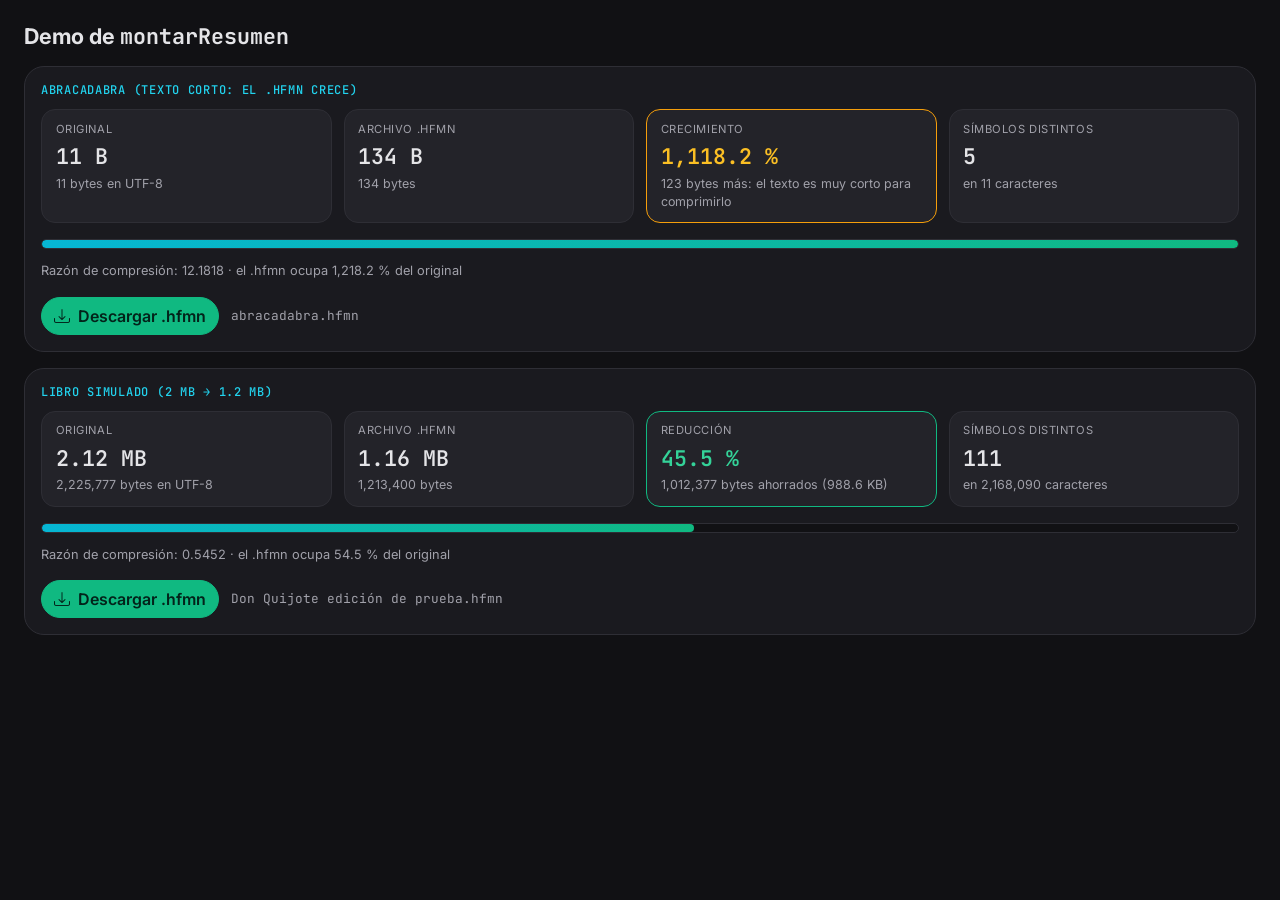
<file: demos/demo-resumen.html>
<!DOCTYPE html>
<html lang="es" data-bs-theme="dark">
<head>
  <meta charset="UTF-8">
  <meta name="viewport" content="width=device-width, initial-scale=1.0">
  <title>Demo · resumen.js</title>
  <link href="https://fonts.googleapis.com/css2?family=Inter:wght@400;500;600;700&family=JetBrains+Mono:wght@400;600&display=swap" rel="stylesheet">
  <link href="https://cdn.jsdelivr.net/npm/bootstrap@5.3.3/dist/css/bootstrap.min.css" rel="stylesheet">
  <link href="https://cdn.jsdelivr.net/npm/bootstrap-icons@1.11.3/font/bootstrap-icons.min.css" rel="stylesheet">
  <link href="../css/estilos.css" rel="stylesheet">
  <link href="../css/modulos/resumen.css" rel="stylesheet">
</head>
<body class="p-4">
  <h1 class="titulo-pagina mb-3">Demo de <span class="mono">montarResumen</span></h1>

  <div class="panel mb-3">
    <h2 class="titulo-panel">abracadabra (texto corto: el .hfmn crece)</h2>
    <div id="resumen-abracadabra"></div>
  </div>

  <div class="panel">
    <h2 class="titulo-panel">Libro simulado (2 MB → 1.2 MB)</h2>
    <div id="resumen-libro"></div>
  </div>

  <script type="module">
    import { montarResumen } from '../js/interfaz/resumen.js';

    // abracadabra-resultado.json trae todo menos los bytes, que están en
    // abracadabra.hfmn: se juntan para armar un ResultadoHuffman completo.
    const [json, hfmn] = await Promise.all([
      fetch('../ejemplos/abracadabra-resultado.json').then((r) => r.json()),
      fetch('../ejemplos/abracadabra.hfmn').then((r) => r.arrayBuffer()),
    ]);
    json.bytesHfmn = new Uint8Array(hfmn);
    montarResumen(document.getElementById('resumen-abracadabra'), json);

    // Números parecidos a los del Quijote, para ver el caso con ahorro.
    // Los bytes son de relleno: el archivo descargado no es un .hfmn válido.
    const original = 2_225_777;
    const tamHfmn = 1_213_400;
    montarResumen(document.getElementById('resumen-libro'), {
      metadatos: { titulo: 'Don Quijote: "edición" de prueba', origen: 'gutenberg' },
      // 111 símbolos distintos, como el Quijote real
      frecuencias: Array.from({ length: 111 }, () => ({ frecuencia: 0 })),
      totalCaracteres: 2_168_090,
      bytesHfmn: new Uint8Array(tamHfmn),
      tamanos: {
        original,
        datos: 1_212_541,
        hfmn: tamHfmn,
        razon: tamHfmn / original,
        ahorro: 1 - tamHfmn / original,
      },
    });
  </script>
</body>
</html>
</file>
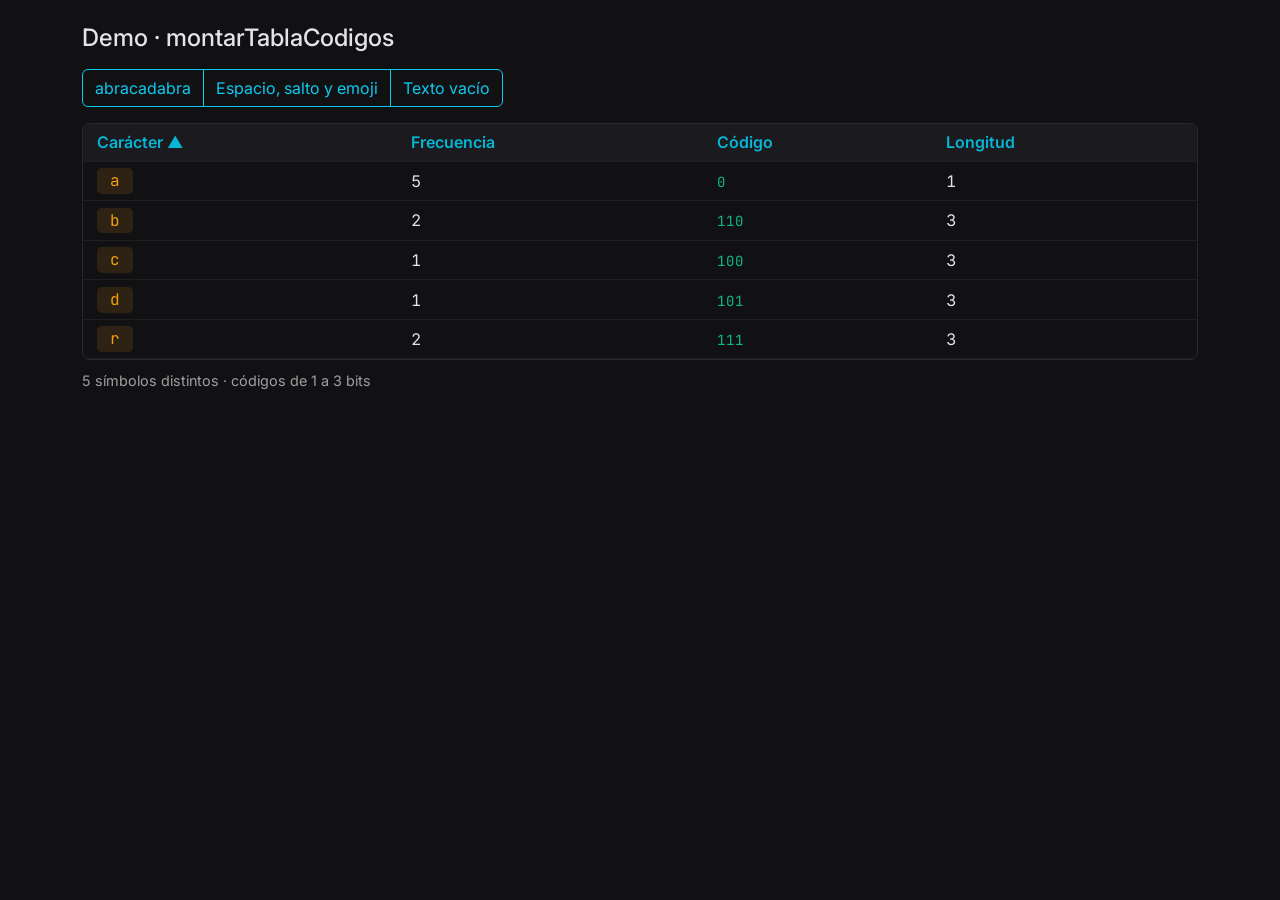
<file: demos/demo-tablaCodigos.html>
<!DOCTYPE html>
<html lang="es" data-bs-theme="dark">
<head>
  <meta charset="UTF-8">
  <meta name="viewport" content="width=device-width, initial-scale=1">
  <title>Demo · Tabla de códigos</title>
  <link href="https://cdn.jsdelivr.net/npm/bootstrap@5.3.3/dist/css/bootstrap.min.css" rel="stylesheet">
  <link href="https://fonts.googleapis.com/css2?family=Inter:wght@400;600&family=JetBrains+Mono&display=swap" rel="stylesheet">
  <link href="../css/estilos.css" rel="stylesheet">
  <link href="../css/modulos/tablaCodigos.css" rel="stylesheet">
</head>
<body>
  <main class="container py-4">
    <h1 class="h4 mb-3">Demo · montarTablaCodigos</h1>
    <div class="btn-group mb-3" role="group" aria-label="Datos de prueba">
      <button class="btn btn-outline-info" id="ejemplo">abracadabra</button>
      <button class="btn btn-outline-info" id="especiales">Espacio, salto y emoji</button>
      <button class="btn btn-outline-info" id="vacio">Texto vacío</button>
    </div>
    <div id="tabla-codigos"></div>
  </main>

  <script type="module">
    import { montarTablaCodigos } from '../js/visualizador/tablaCodigos.js';
    const contenedor = document.getElementById('tabla-codigos');

    // ejemplo del contrato.
    async function mostrarEjemplo() {
      const respuesta = await fetch('../ejemplos/abracadabra-codigos.json');
      montarTablaCodigos(contenedor, await respuesta.json());
    }

    // Caso para probar los símbolos visibles.
    function mostrarEspeciales() {
      montarTablaCodigos(contenedor, [
        { simbolo: '\n', codePoint: 10, frecuencia: 40, codigo: '10' },
        { simbolo: ' ', codePoint: 32, frecuencia: 120, codigo: '0' },
        { simbolo: 'ñ', codePoint: 241, frecuencia: 7, codigo: '1101' },
        { simbolo: '😀', codePoint: 128512, frecuencia: 1, codigo: '1100' },
        { simbolo: 'e', codePoint: 101, frecuencia: 60, codigo: '111' },
      ]);
    }

    document.getElementById('ejemplo').onclick = mostrarEjemplo;
    document.getElementById('especiales').onclick = mostrarEspeciales;
    document.getElementById('vacio').onclick = () => montarTablaCodigos(contenedor, []);
    mostrarEjemplo();
  </script>
</body>
</html>
</file>
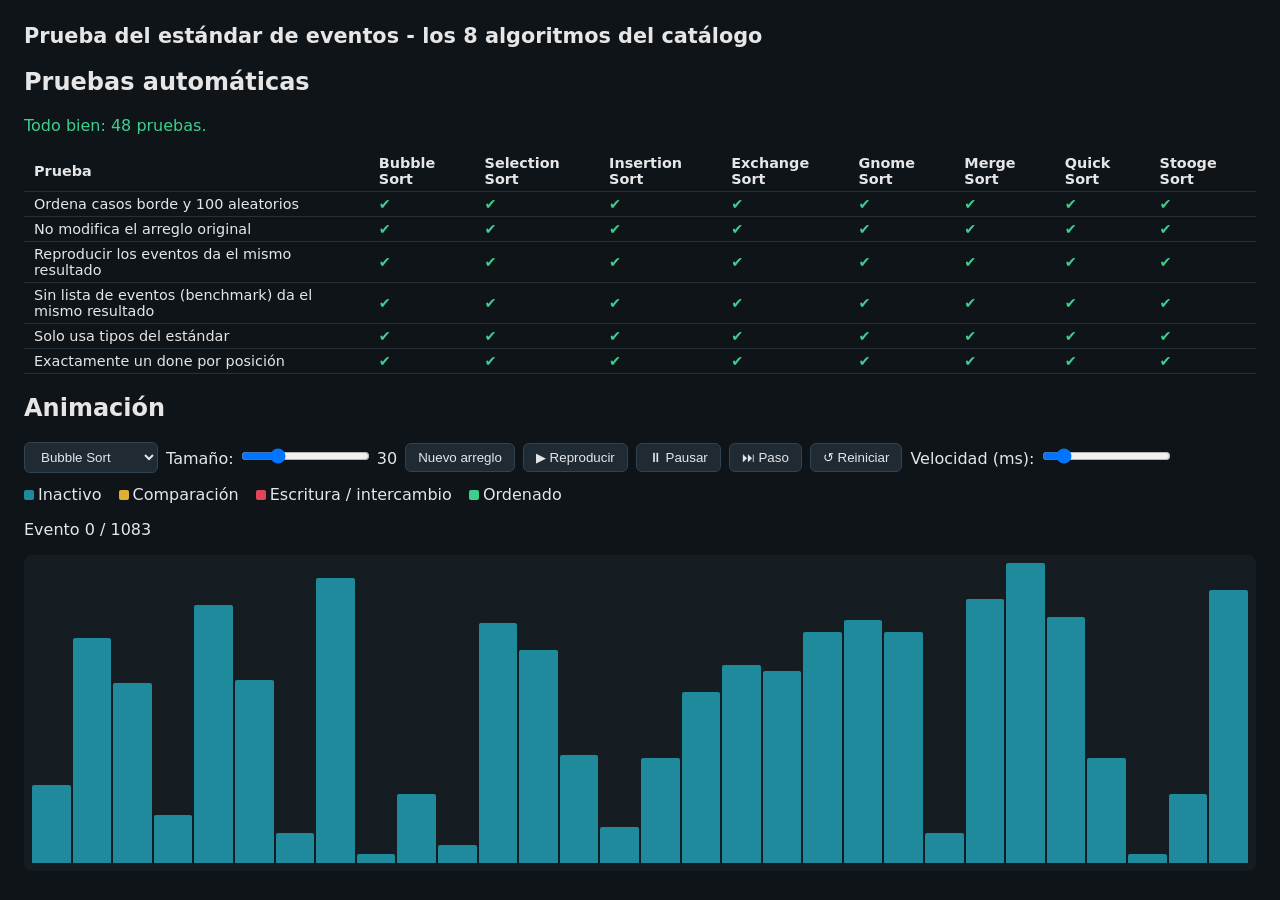
<file: tests/prueba-eventos.html>
<!DOCTYPE html>
<html lang="es">
<head>
  <meta charset="UTF-8">
  <meta name="viewport" content="width=device-width, initial-scale=1.0">
  <title>Prueba - Estándar de eventos</title>
  <style>
    body { font-family: system-ui, sans-serif; background: #0f1419; color: #e6e6e6; margin: 24px; }
    h1 { font-size: 1.3rem; }
    .controles { display: flex; gap: 8px; flex-wrap: wrap; align-items: center; margin: 12px 0; }
    button, select { background: #1f2a33; color: #e6e6e6; border: 1px solid #33424f; padding: 6px 12px; border-radius: 6px; cursor: pointer; }
    button:hover { background: #2a3844; }
    #lienzo { display: flex; align-items: flex-end; gap: 2px; height: 300px; background: #151c22; padding: 8px; border-radius: 8px; }
    .barra { flex: 1; background: #1f8a9c; border-radius: 2px 2px 0 0; transition: height 80ms; }
    .barra.comparando  { background: #e0b034; }
    .barra.escribiendo { background: #e0455a; }
    .barra.ordenado    { background: #3ecf8e; }
    table { border-collapse: collapse; font-size: .9rem; }
    th, td { padding: 4px 10px; border-bottom: 1px solid #263038; text-align: left; }
    .ok   { color: #3ecf8e; }
    .fail { color: #e0455a; }
    .leyenda span { margin-right: 12px; }
    .leyenda i { display: inline-block; width: 10px; height: 10px; margin-right: 4px; border-radius: 2px; }
  </style>
</head>
<body>
  <h1>Prueba del estándar de eventos - los 8 algoritmos del catálogo</h1>

  <h2>Pruebas automáticas</h2>
  <p id="resumen"></p>
  <table>
    <thead id="cabecera"></thead>
    <tbody id="cuerpo"></tbody>
  </table>

  <h2>Animación</h2>
  <div class="controles">
    <select id="algoritmo"></select>
    <label>Tamaño: <input id="tamano" type="range" min="5" max="100" value="30"> <span id="tamanoTxt">30</span></label>
    <button id="btnNuevo">Nuevo arreglo</button>
    <button id="btnPlay">▶ Reproducir</button>
    <button id="btnPausa">⏸ Pausar</button>
    <button id="btnPaso">⏭ Paso</button>
    <button id="btnReiniciar">↺ Reiniciar</button>
    <label>Velocidad (ms): <input id="velocidad" type="range" min="1" max="300" value="40"></label>
  </div>
  <div class="leyenda">
    <span><i style="background:#1f8a9c"></i>Inactivo</span>
    <span><i style="background:#e0b034"></i>Comparación</span>
    <span><i style="background:#e0455a"></i>Escritura / intercambio</span>
    <span><i style="background:#3ecf8e"></i>Ordenado</span>
  </div>
  <p id="progreso">Evento 0 / 0</p>
  <div id="lienzo"></div>

  <script type="module">
    import { ALGORITMOS, buscarAlgoritmo } from '../js/algoritmos/catalogo.js';
    import { Barras } from '../js/visualizador/barras.js';
    import { Reproductor } from '../js/visualizador/reproductor.js';
    import { correrPruebas } from './pruebas-algoritmos.js';

    const $ = (id) => document.getElementById(id);

    // ---------- Pruebas automáticas: tabla algoritmo × prueba ----------
    const resultados = correrPruebas();
    const pruebas = [...new Set(resultados.map((r) => r.prueba))];
    const algoritmos = [...new Set(resultados.map((r) => r.algoritmo))];

    $('cabecera').innerHTML = `<tr><th>Prueba</th>${algoritmos.map((a) => `<th>${a}</th>`).join('')}</tr>`;
    $('cuerpo').innerHTML = pruebas.map((p) => `<tr><td>${p}</td>${algoritmos.map((a) => {
      const r = resultados.find((x) => x.algoritmo === a && x.prueba === p);
      if (!r) return '<td>—</td>';
      return `<td class="${r.ok ? 'ok' : 'fail'}">${r.ok ? '✔' : '✘'}</td>`;
    }).join('')}</tr>`).join('');

    const fallas = resultados.filter((r) => !r.ok);
    $('resumen').className = fallas.length ? 'fail' : 'ok';
    $('resumen').textContent = fallas.length
      ? `${fallas.length} prueba(s) fallaron (detalle en la consola).`
      : `Todo bien: ${resultados.length} pruebas.`;
    fallas.forEach((f) => console.error('✘', f.algoritmo, '—', f.prueba));

    // ---------- Animación ----------
    for (const alg of ALGORITMOS.filter((a) => a.fn)) {
      $('algoritmo').insertAdjacentHTML('beforeend', `<option value="${alg.id}">${alg.nombre}</option>`);
    }

    const barras = new Barras($('lienzo'));
    const reproductor = new Reproductor(barras, {
      velocidad: Number($('velocidad').value),
      alAvanzar: (i, total) => { $('progreso').textContent = `Evento ${i} / ${total}`; },
    });

    const aleatorio = (n) => Array.from({ length: n }, () => Math.floor(Math.random() * 100) + 1);
    let arregloActual = [];

    function cargar() {
      const alg = buscarAlgoritmo($('algoritmo').value);
      $('tamano').max = alg.maxN;
      if (arregloActual.length > alg.maxN) arregloActual = aleatorio(alg.maxN);
      const eventos = [];
      alg.fn(arregloActual, eventos);
      reproductor.cargar(arregloActual, eventos);
    }
    function nuevoArreglo() {
      arregloActual = aleatorio(Number($('tamano').value));
      cargar();
    }

    $('algoritmo').onchange = cargar;
    $('tamano').oninput = (e) => { $('tamanoTxt').textContent = e.target.value; };
    $('tamano').onchange = nuevoArreglo;
    $('btnNuevo').onclick = nuevoArreglo;
    $('btnPlay').onclick = () => reproductor.reproducir();
    $('btnPausa').onclick = () => reproductor.pausar();
    $('btnPaso').onclick = () => { reproductor.pausar(); reproductor.paso(); };
    $('btnReiniciar').onclick = () => reproductor.reiniciar();
    $('velocidad').oninput = (e) => reproductor.setVelocidad(Number(e.target.value));

    nuevoArreglo();
  </script>
</body>
</html>
</file>
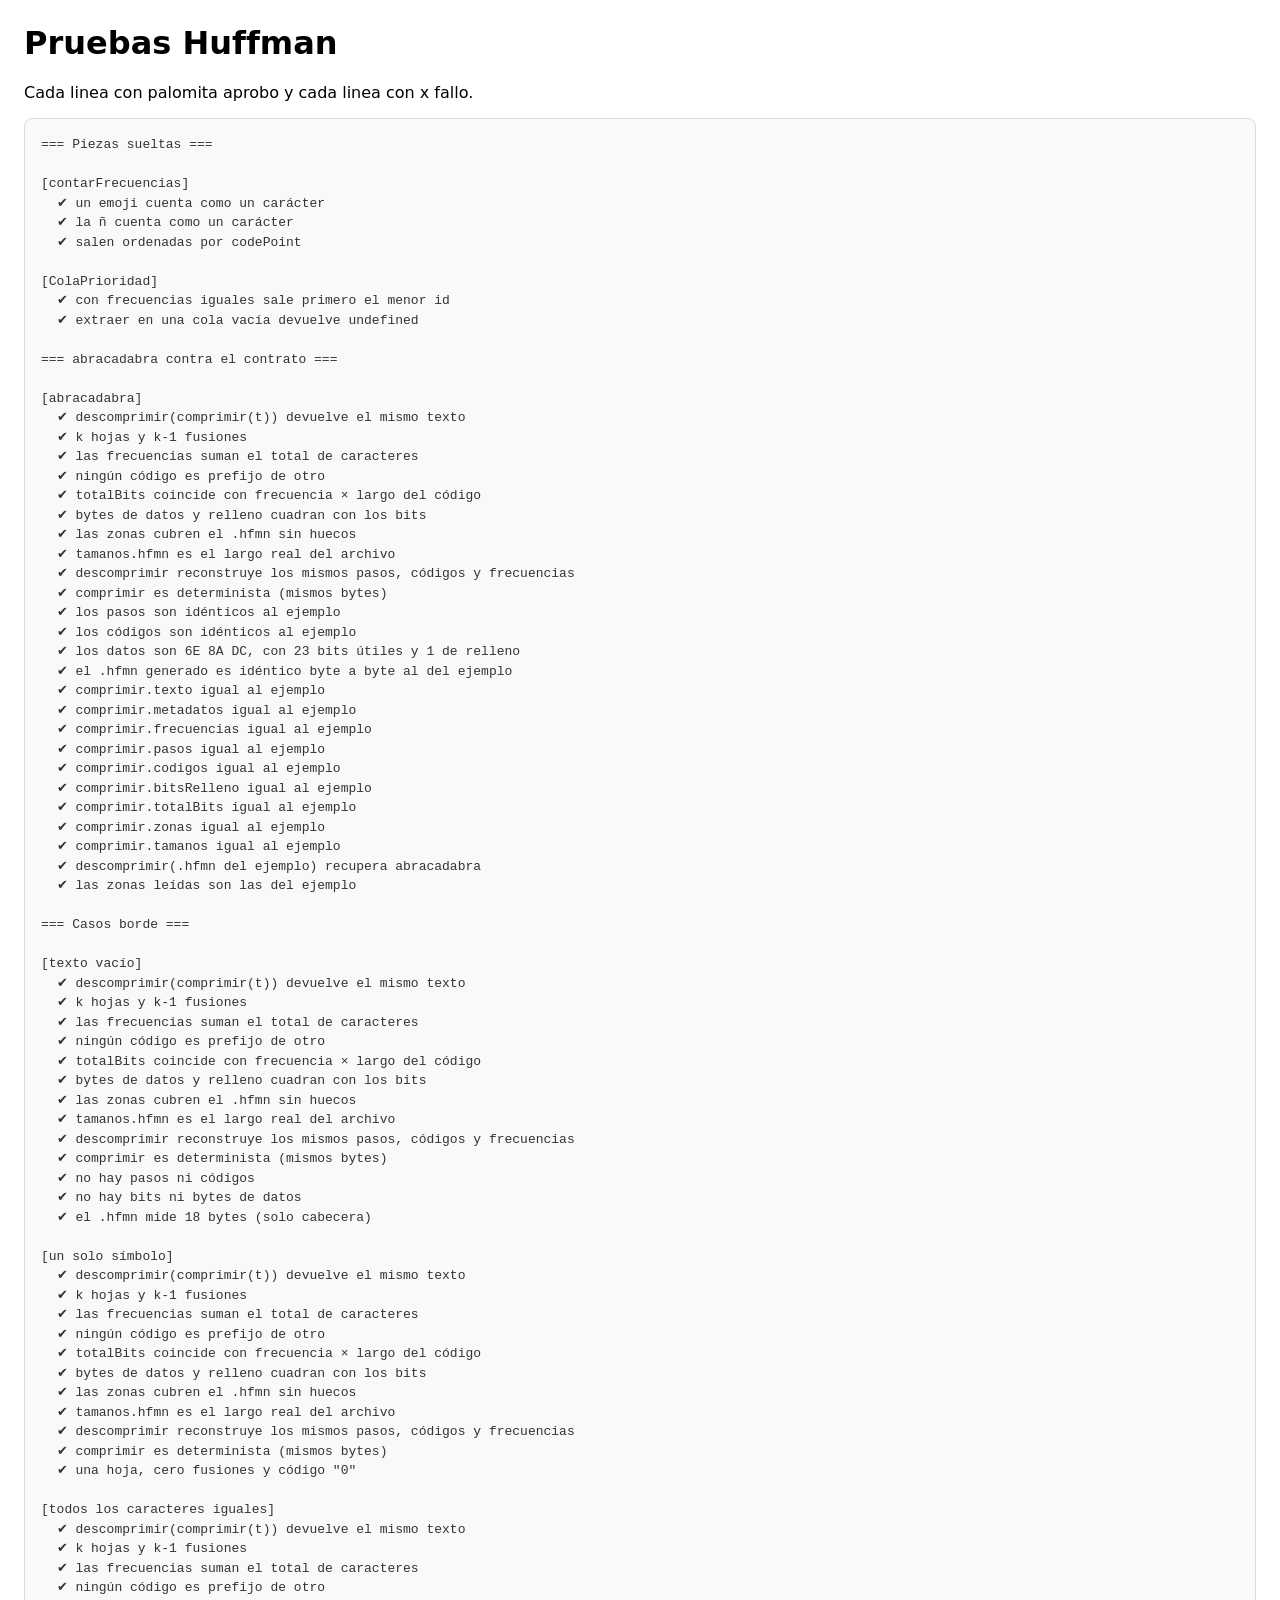
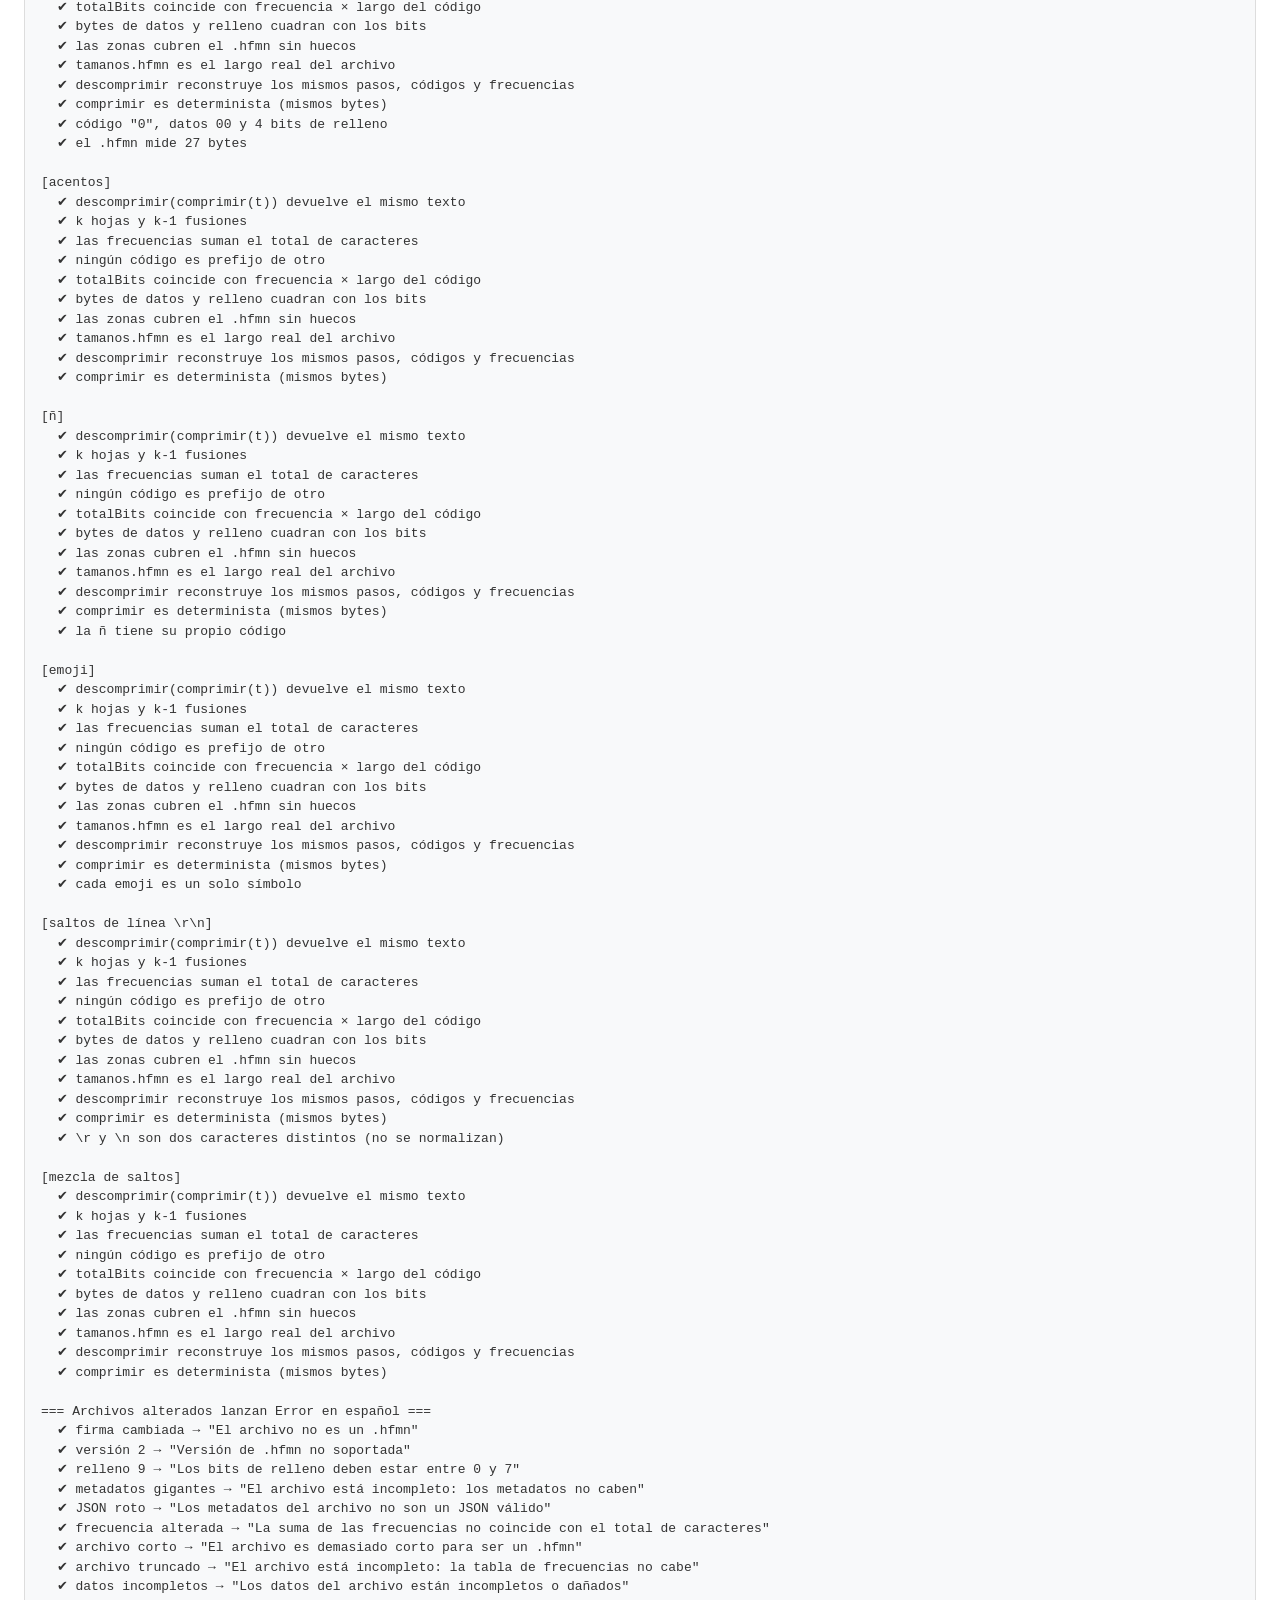
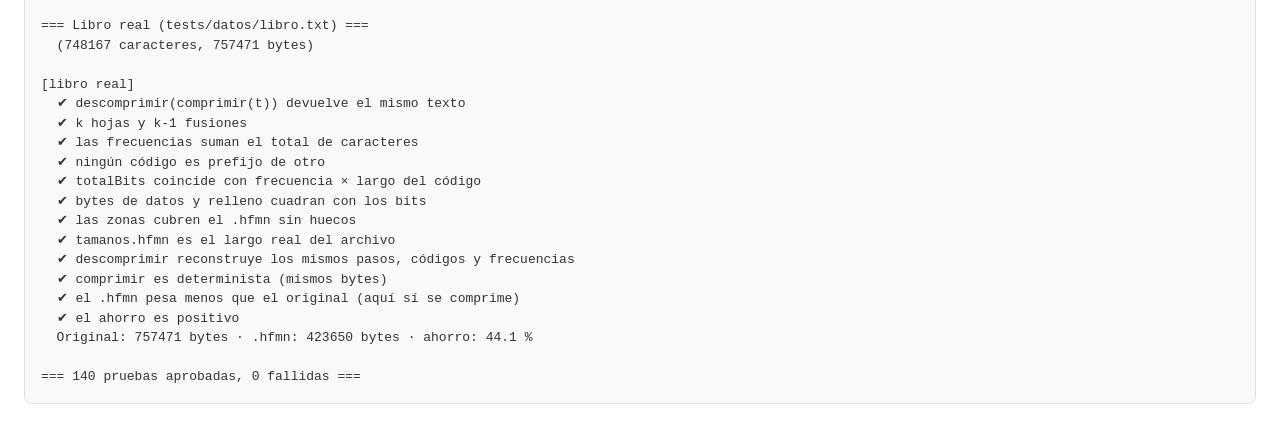
<file: tests/pruebaHuffman.html>
<!DOCTYPE html>
<html lang="es">
<head>
  <meta charset="utf-8">
  <title>Pruebas Huffman</title>
  <style>
  body { font-family: system-ui, sans-serif; margin: 1.5rem; }
  pre { background: #f8f9fa; color: #333; padding: 1rem; border-radius: 8px;
        white-space: pre-wrap; line-height: 1.5; border: 1px solid #ddd; }
  </style>
</head>
<body>
  <h1>Pruebas Huffman</h1>
  <p>Cada linea con palomita aprobo y cada linea con x fallo.</p>
  <pre id="resultado"></pre>
  <script type="module" src="./pruebas-huffman.js"></script>
</body>
</html>
</file>
<file: css/modulos/tablaCodigos.css>
/* Estilos de js/visualizador/tablaCodigos.js. Clases con prefijo "tablaCodigos-". */

.tablaCodigos-envoltura {
  max-height: 24rem;
  overflow: auto;
  border: 1px solid rgba(255, 255, 255, 0.1);
  border-radius: 0.5rem;
}

.tablaCodigos-tabla {
  width: 100%;
  border-collapse: collapse;
  font-variant-numeric: tabular-nums;
}

.tablaCodigos-tabla th,
.tablaCodigos-tabla td {
  padding: 0.4rem 0.9rem;
  text-align: left;
  border-bottom: 1px solid rgba(255, 255, 255, 0.06);
}

.tablaCodigos-tabla thead th {
  position: sticky;
  top: 0;
  background: var(--superficie, #1A1A1F);
  z-index: 1;
}

.tablaCodigos-tabla tbody tr:hover {
  background: rgba(6, 182, 212, 0.08);
}

.tablaCodigos-orden {
  background: none;
  border: 0;
  padding: 0;
  color: var(--primario, #06B6D4);
  font: inherit;
  font-weight: 600;
  cursor: pointer;
}

.tablaCodigos-orden:focus-visible {
  outline: 2px solid var(--primario, #06B6D4);
  outline-offset: 3px;
}

.tablaCodigos-simbolo {
  display: inline-block;
  min-width: 2.2rem;
  padding: 0.05rem 0.4rem;
  text-align: center;
  font-family: 'JetBrains Mono', monospace;
  color: var(--ambar, #F59E0B);
  background: rgba(245, 158, 11, 0.12);
  border-radius: 0.3rem;
}

.tablaCodigos-codigo {
  font-family: 'JetBrains Mono', monospace;
  color: var(--terciario, #10B981);
  letter-spacing: 0.08em;
}

.tablaCodigos-pie,
.tablaCodigos-vacio {
  margin: 0.6rem 0 0;
  color: rgba(255, 255, 255, 0.6);
  font-size: 0.9rem;
}
</file>
<file: css/modulos/arbolAnimado.css>
/* Estilos de js/visualizador/arbolAnimado.js. */

.arbolAnimado-marco {
  height: 28rem;
  overflow: hidden;          
  touch-action: none;         
  user-select: none;
  border: 1px solid rgba(255, 255, 255, 0.1);
  border-radius: 0.5rem;
  background: var(--fondo, #111114);
}

.arbolAnimado-marco:focus-visible {
  outline: 2px solid var(--primario, #06B6D4);
  outline-offset: 2px;
}

.arbolAnimado-arrastrando {
  cursor: grabbing;
}

.arbolAnimado-svg {
  display: block;
  width: 100%;
  height: 100%;
}

.arbolAnimado-rama {
  stroke: rgba(255, 255, 255, 0.35);
  stroke-width: 1.5;
}

.arbolAnimado-bit {
  fill: var(--ambar, #F59E0B);
  font: 600 12px 'JetBrains Mono', monospace;
}

.arbolAnimado-hoja circle {
  fill: rgba(16, 185, 129, 0.18);
  stroke: var(--terciario, #10B981);
  stroke-width: 2;
}

.arbolAnimado-interno circle {
  fill: rgba(99, 102, 241, 0.18);
  stroke: var(--secundario, #6366F1);
  stroke-width: 2;
}

.arbolAnimado-simbolo {
  fill: #fff;
  font: 600 16px 'JetBrains Mono', monospace;
}

.arbolAnimado-frecuencia {
  fill: rgba(255, 255, 255, 0.85);
  font: 12px 'JetBrains Mono', monospace;
}

.arbolAnimado-vacio {
  margin: 0;
  color: rgba(255, 255, 255, 0.6);
}

/* --- Controles y estado --- */
.arbolAnimado-barra {
  display: flex;
  flex-wrap: wrap;
  align-items: center;
  gap: 0.5rem;
  margin-bottom: 0.6rem;
}

.arbolAnimado-estado {
  flex: 1 1 100%;   /* renglón propio: así el mensaje no mueve los botones */
  color: rgba(255, 255, 255, 0.75);
  font-size: 0.9rem;
}

/* Los dos nodos que se unen en este paso, y el nodo que resulta. */
.arbolAnimado-nodo.arbolAnimado-resaltado circle {
  stroke: var(--ambar, #F59E0B);
  stroke-width: 3.5;
}

.arbolAnimado-nodo.arbolAnimado-nuevo circle {
  fill: rgba(244, 63, 94, 0.25);
  stroke: var(--rosa, #F43F5E);
}
</file>
<file: css/modulos/buscador.css>
/* Estilos de js/gutenberg/buscador.js. Clases con prefijo "buscador-". */

.buscador-formulario {
  display: flex;
  gap: 0.5rem;
}

.buscador-boton {
  font-weight: 600;
}

.buscador-estado {
  margin: 0.75rem 0;
  min-height: 1.5rem;
  color: rgba(255, 255, 255, 0.6);
  font-size: 0.9rem;
}

.buscador-estado--error {
  color: var(--rosa, #F43F5E);
}

.buscador-resultados {
  list-style: none;
  margin: 0;
  padding: 0;
  max-height: 26rem;
  overflow: auto;
  border: 1px solid rgba(255, 255, 255, 0.1);
  border-radius: 0.5rem;
}

.buscador-resultados:empty {
  display: none;
}

.buscador-libro {
  display: flex;
  flex-wrap: wrap;
  align-items: baseline;
  gap: 0.25rem 0.6rem;
  width: 100%;
  padding: 0.6rem 0.9rem;
  text-align: left;
  color: inherit;
  background: none;
  border: 0;
  border-bottom: 1px solid rgba(255, 255, 255, 0.06);
  cursor: pointer;
}

.buscador-libro:hover:not(:disabled) {
  background: rgba(6, 182, 212, 0.08);
}

.buscador-libro:focus-visible {
  outline: 2px solid var(--primario, #06B6D4);
  outline-offset: -2px;
}

.buscador-libro:disabled {
  cursor: default;
  opacity: 0.5;
}

.buscador-titulo {
  flex-basis: 100%;
  font-weight: 600;
  color: var(--primario, #06B6D4);
}

.buscador-autores {
  color: rgba(255, 255, 255, 0.75);
  font-size: 0.9rem;
}

.buscador-etiqueta {
  padding: 0.05rem 0.45rem;
  font-family: 'JetBrains Mono', monospace;
  font-size: 0.75rem;
  color: var(--ambar, #F59E0B);
  background: rgba(245, 158, 11, 0.12);
  border-radius: 0.3rem;
}

.buscador-etiqueta--aviso {
  color: var(--rosa, #F43F5E);
  background: rgba(244, 63, 94, 0.12);
}

.buscador-paginacion {
  display: flex;
  align-items: center;
  justify-content: center;
  gap: 1rem;
  margin-top: 0.75rem;
}

.buscador-pagina {
  font-family: 'JetBrains Mono', monospace;
  font-size: 0.9rem;
}

/* DA-06: zona para subir un .txt */
.buscador-zona {
  display: flex;
  flex-wrap: wrap;
  align-items: center;
  justify-content: center;
  gap: 0.6rem;
  margin-top: 0.75rem;
  padding: 0.9rem;
  border: 2px dashed rgba(255, 255, 255, 0.15);
  border-radius: 0.5rem;
  transition: border-color 0.15s, background-color 0.15s;
}

.buscador-zona--activa {
  border-color: var(--primario, #06B6D4);
  background: rgba(6, 182, 212, 0.08);
}

.buscador-zona-texto {
  color: rgba(255, 255, 255, 0.6);
  font-size: 0.9rem;
}
</file>
<file: css/modulos/resumen.css>
/* DI-05 · Resumen de la compresión. Los colores salen de css/estilos.css. */

.resumen-tarjetas {
  display: grid;
  grid-template-columns: repeat(auto-fit, minmax(160px, 1fr));
  gap: .75rem;
}

.resumen-tarjeta {
  display: flex;
  flex-direction: column;
  gap: .15rem;
  background: var(--superficie-2);
  border: 1px solid var(--borde);
  border-radius: 14px;
  padding: .65rem .85rem;
}

.resumen-nombre {
  font-size: .7rem;
  text-transform: uppercase;
  letter-spacing: .05em;
  color: var(--texto-suave);
}

.resumen-valor {
  font-family: var(--bs-font-monospace);
  font-size: 1.35rem;
  font-weight: 600;
  color: var(--texto);
}

.resumen-detalle {
  font-size: .78rem;
  color: var(--texto-suave);
}

.resumen-tarjeta--ahorro { border-color: var(--terciario); }
.resumen-tarjeta--ahorro .resumen-valor { color: var(--texto-ordenado); }

.resumen-tarjeta--aviso { border-color: var(--barra-comparando); }
.resumen-tarjeta--aviso .resumen-valor { color: var(--texto-comparacion); }

/* Razón de compresión y aviso del hash, debajo de la barra */
.resumen-notas { margin: -.25rem 0 1rem; }

.resumen-nota {
  margin: 0 0 .2rem;
  font-size: .8rem;
  color: var(--texto-suave);
}

/* Barra: el fondo es el original y el relleno es lo que ocupa el .hfmn */
.resumen-barra {
  height: 10px;
  margin: 1rem 0;
  background: var(--fondo);
  border: 1px solid var(--borde);
  border-radius: 999px;
  overflow: hidden;
}

.resumen-barra-relleno {
  height: 100%;
  background: linear-gradient(90deg, var(--primario), var(--terciario));
  border-radius: 999px;
}

.resumen-descarga {
  display: flex;
  flex-wrap: wrap;
  align-items: center;
  gap: .75rem;
}

.resumen-boton { border-radius: 20px; }

.resumen-archivo {
  font-size: .8rem;
  color: var(--texto-suave);
  overflow-wrap: anywhere;
}
</file>
<file: css/modulos/descompresion.css>
/* DI-06 · Carga del .hfmn. Los colores salen de css/estilos.css. */

.descompresion-zona {
  display: flex;
  flex-wrap: wrap;
  align-items: center;
  justify-content: center;
  gap: .6rem;
  padding: 1.25rem 1rem;
  border: 2px dashed var(--borde);
  border-radius: 14px;
  background: var(--fondo);
  text-align: center;
  transition: border-color .15s ease, background-color .15s ease;
}

/* Mientras se arrastra un archivo encima */
.descompresion-zona--activa {
  border-color: var(--primario);
  background: var(--superficie-2);
}

.descompresion-zona-texto {
  font-size: .9rem;
  color: var(--texto-suave);
}

.descompresion-estado {
  margin: .75rem 0 0;
  font-size: .85rem;
  color: var(--texto-suave);
}

.descompresion-estado--error { color: var(--texto-escritura); }
</file>
<file: css/modulos/lectorTexto.css>
/* Estilos de js/visualizador/lectorTexto.js. Clases con prefijo "lectorTexto-". */

.lectorTexto-pagina {
  margin: 0;
  padding: 1rem;
  max-height: 26rem;
  overflow: auto;
  white-space: pre-wrap;       
  overflow-wrap: anywhere;
  font-family: 'JetBrains Mono', monospace;
  font-size: 0.85rem;
  line-height: 1.55;
  color: rgba(255, 255, 255, 0.88);
  background: var(--fondo, #111114);
  border: 1px solid rgba(255, 255, 255, 0.1);
  border-radius: 0.5rem;
}

.lectorTexto-pagina:focus-visible {
  outline: 2px solid var(--primario, #06B6D4);
  outline-offset: 2px;
}

.lectorTexto-vacio {
  margin: 0;
  color: rgba(255, 255, 255, 0.6);
}
</file>
<file: css/modulos/lectorHfmn.css>
/* Estilos de js/visualizador/lectorHfmn.js. Clases con prefijo "lectorHfmn-". */

.lectorHfmn-zona-firma             { --zona: #06B6D4; }
.lectorHfmn-zona-version           { --zona: #38BDF8; }
.lectorHfmn-zona-relleno           { --zona: #A855F7; }
.lectorHfmn-zona-longitudMetadatos { --zona: #6366F1; }
.lectorHfmn-zona-metadatos         { --zona: #84CC16; }
.lectorHfmn-zona-totalCaracteres   { --zona: #F59E0B; }
.lectorHfmn-zona-simbolosDistintos { --zona: #FB923C; }
.lectorHfmn-zona-tabla             { --zona: #10B981; }
.lectorHfmn-zona-datos             { --zona: #F43F5E; }

/* Pestañas */
.lectorHfmn-pestanas {
  display: flex;
  gap: 0.25rem;
  margin-bottom: 0.8rem;
  border-bottom: 1px solid rgba(255, 255, 255, 0.12);
}

.lectorHfmn-pestana {
  padding: 0.4rem 1rem;
  color: rgba(255, 255, 255, 0.65);
  background: none;
  border: 0;
  border-bottom: 2px solid transparent;
  cursor: pointer;
}

.lectorHfmn-pestana-activa {
  color: var(--primario, #06B6D4);
  border-bottom-color: var(--primario, #06B6D4);
}

.lectorHfmn-pestana:focus-visible {
  outline: 2px solid var(--primario, #06B6D4);
  outline-offset: -2px;
}

/* Leyenda */
.lectorHfmn-leyenda {
  display: flex;
  flex-wrap: wrap;
  gap: 0.4rem;
  margin-bottom: 0.8rem;
}

.lectorHfmn-chip {
  display: inline-flex;
  flex-direction: column;
  align-items: flex-start;
  padding: 0.2rem 0.6rem;
  color: var(--zona);
  background: color-mix(in srgb, var(--zona) 14%, transparent);
  border: 1px solid color-mix(in srgb, var(--zona) 55%, transparent);
  border-radius: 0.4rem;
  font-size: 0.8rem;
  line-height: 1.25;
  cursor: pointer;
}

.lectorHfmn-chip-rango {
  font-family: 'JetBrains Mono', monospace;
  font-size: 0.7rem;
  opacity: 0.8;
}

.lectorHfmn-chip:focus-visible {
  outline: 2px solid #fff;
  outline-offset: 2px;
}

/* Visor hexadecimal */
.lectorHfmn-visor {
  padding: 0.8rem 1rem;
  overflow-x: auto;
  font-family: 'JetBrains Mono', monospace;
  font-size: 0.82rem;
  line-height: 1.7;
  background: var(--fondo, #111114);
  border: 1px solid rgba(255, 255, 255, 0.1);
  border-radius: 0.5rem;
}

.lectorHfmn-fila {
  display: flex;
  gap: 1.2rem;
  white-space: pre;
}

.lectorHfmn-posicion {
  color: rgba(255, 255, 255, 0.4);
}

.lectorHfmn-hex {
  display: inline-flex;
  gap: 0.35rem;
}

.lectorHfmn-byte {
  display: inline-block;
  padding: 0 0.15rem;
  border-radius: 0.2rem;
}

[class*='lectorHfmn-zona-'] > .lectorHfmn-byte,
.lectorHfmn-byte[class*='lectorHfmn-zona-'],
.lectorHfmn-ascii > [class*='lectorHfmn-zona-'] {
  color: var(--zona);
}

.lectorHfmn-byte[class*='lectorHfmn-zona-'] {
  background: color-mix(in srgb, var(--zona) 16%, transparent);
}

.lectorHfmn-ascii {
  letter-spacing: 0.05em;
}

/* Visor de bits */
.lectorHfmn-resumen,
.lectorHfmn-vacio {
  margin: 0 0 0.8rem;
  color: rgba(255, 255, 255, 0.7);
  font-size: 0.9rem;
}

.lectorHfmn-bits {
  display: flex;
  flex-wrap: wrap;
  gap: 0.35rem;
  padding: 0.8rem;
  max-height: 26rem;
  overflow: auto;
  background: var(--fondo, #111114);
  border: 1px solid rgba(255, 255, 255, 0.1);
  border-radius: 0.5rem;
}

.lectorHfmn-celda {
  display: flex;
  flex-direction: column;
  align-items: center;
  min-width: 2.6rem;
  padding: 0.3rem 0.5rem;
  border-radius: 0.4rem;
  border: 1px solid transparent;
}

/* Colores alternados para ver dónde termina un código y empieza el siguiente. */
.lectorHfmn-par   { background: rgba(6, 182, 212, 0.1);  border-color: rgba(6, 182, 212, 0.35); }
.lectorHfmn-impar { background: rgba(99, 102, 241, 0.1); border-color: rgba(99, 102, 241, 0.35); }
.lectorHfmn-relleno { background: rgba(168, 85, 247, 0.12); border: 1px dashed #A855F7; }

.lectorHfmn-caracter {
  font-family: 'JetBrains Mono', monospace;
  font-size: 1.05rem;
  color: var(--ambar, #F59E0B);
}

.lectorHfmn-relleno .lectorHfmn-caracter {
  font-size: 0.75rem;
  color: #C084FC;
}

.lectorHfmn-codigo {
  font-family: 'JetBrains Mono', monospace;
  font-size: 0.85rem;
  letter-spacing: 0.08em;
  color: var(--terciario, #10B981);
}
</file>
<file: css/modulos/inspector.css>
/* Inspector del .hfmn. Los colores salen de css/estilos.css. */

.inspector-encabezado {
  display: flex;
  flex-wrap: wrap;
  align-items: center;
  gap: .5rem;
  margin-bottom: .85rem;
}

.inspector-archivo {
  font-size: 1rem;
  font-weight: 600;
  color: var(--texto);
  overflow-wrap: anywhere;
}

.inspector-etiqueta {
  font-family: var(--bs-font-monospace);
  font-size: .72rem;
  padding: .1rem .5rem;
  color: var(--acento-primario);
  background: var(--fondo);
  border: 1px solid var(--borde);
  border-radius: 999px;
}

.inspector-datos {
  display: grid;
  /* 240 px de mínimo: en escritorio quedan 3 columnas × 2 filas, en celular una */
  grid-template-columns: repeat(auto-fit, minmax(240px, 1fr));
  gap: .75rem;
}

.inspector-dato {
  display: flex;
  flex-direction: column;
  gap: .15rem;
  background: var(--superficie-2);
  border: 1px solid var(--borde);
  border-radius: 14px;
  padding: .6rem .8rem;
}

.inspector-nombre {
  font-size: .7rem;
  text-transform: uppercase;
  letter-spacing: .05em;
  color: var(--texto-suave);
}

.inspector-valor {
  font-family: var(--bs-font-monospace);
  font-size: 1.2rem;
  font-weight: 600;
  color: var(--texto);
}

.inspector-detalle {
  font-size: .76rem;
  color: var(--texto-suave);
}

.inspector-dato--ahorro { border-color: var(--terciario); }
.inspector-dato--ahorro .inspector-valor { color: var(--texto-ordenado); }
.inspector-dato--aviso { border-color: var(--barra-comparando); }
.inspector-dato--aviso .inspector-valor { color: var(--texto-comparacion); }

/* Desplegable con los metadatos y la muestra binaria */
.inspector-detalles { margin: 1rem 0; }

.inspector-resumen-detalles {
  cursor: pointer;
  font-size: .85rem;
  color: var(--acento-primario);
}

.inspector-detalles[open] .inspector-resumen-detalles { margin-bottom: .25rem; }

/* Metadatos del JSON: nombre a la izquierda y valor a la derecha */
.inspector-metadatos {
  display: grid;
  grid-template-columns: max-content 1fr;
  gap: .25rem 1rem;
  margin: 1rem 0;
  font-size: .85rem;
}

.inspector-metadatos dt {
  font-weight: 500;
  color: var(--texto-suave);
}

.inspector-metadatos dd {
  margin: 0;
  font-family: var(--bs-font-monospace);
  overflow-wrap: anywhere;
}

.inspector-muestra {
  display: flex;
  flex-direction: column;
  gap: .3rem;
  padding: .75rem;
  margin-bottom: 1rem;
  background: var(--fondo);
  border: 1px solid var(--borde);
  border-radius: 14px;
  overflow-x: auto;
}

/* white-space: pre conserva los espacios que alinean cada byte con su binario */
.inspector-bits,
.inspector-hex {
  font-size: .82rem;
  white-space: pre;
}

.inspector-bits { color: var(--acento-primario); }
.inspector-hex { color: var(--texto-suave); }

.inspector-acciones {
  margin-top: 1rem;
  display: flex;
  flex-wrap: wrap;
  gap: .75rem;
}

.inspector-boton { border-radius: 20px; }

.inspector-estado {
  margin-top: .75rem;
  padding: .6rem .8rem;
  font-size: .85rem;
  color: var(--texto-suave);
  border: 1px solid transparent;
  border-radius: 12px;
}

.inspector-estado p { margin: 0; overflow-wrap: anywhere; }
.inspector-estado p + p { margin-top: .2rem; }

.inspector-estado--ok    { color: var(--texto-ordenado);    border-color: var(--terciario);         background: var(--fondo); }
.inspector-estado--aviso { color: var(--texto-comparacion); border-color: var(--barra-comparando);  background: var(--fondo); }
.inspector-estado--error { color: var(--texto-escritura);   border-color: var(--barra-escribiendo); background: var(--fondo); }
</file>
<file: css/modulos/paginador.css>
/* Estilos de js/visualizador/paginador.js. Clases con prefijo "paginador-". */

.paginador-barra {
  display: flex;
  flex-wrap: wrap;
  align-items: center;
  gap: 0.4rem;
  margin-bottom: 0.6rem;
  font-size: 0.9rem;
  color: rgba(255, 255, 255, 0.75);
}

.paginador-boton {
  min-width: 2rem;
  padding: 0.15rem 0.5rem;
  color: var(--primario, #06B6D4);
  background: transparent;
  border: 1px solid rgba(6, 182, 212, 0.5);
  border-radius: 0.35rem;
  cursor: pointer;
}

.paginador-boton:hover:not(:disabled) {
  background: rgba(6, 182, 212, 0.12);
}

.paginador-boton:disabled {
  opacity: 0.35;
  cursor: default;
}

.paginador-entrada {
  width: 5.5rem;
  padding: 0.15rem 0.4rem;
  color: inherit;
  background: var(--superficie, #1A1A1F);
  border: 1px solid rgba(255, 255, 255, 0.2);
  border-radius: 0.35rem;
  font-family: 'JetBrains Mono', monospace;
}

.paginador-boton:focus-visible,
.paginador-entrada:focus-visible {
  outline: 2px solid var(--primario, #06B6D4);
  outline-offset: 2px;
}
</file>
<file: css/estilos.css>
/* =========================================================================
   Estilos compartidos - VisuAlgoritmos
   Bootstrap da la estructura (grid, botones, formularios); aquí solo se
   ajusta la paleta del proyecto y lo que Bootstrap no trae (las barras).
   Las páginas usan siempre el modo oscuro (data-bs-theme="dark" en <html>).
   ========================================================================= */

:root {
  /* Paleta del proyecto */
  --primario:    #06B6D4;   /* cian    */
  --secundario:  #6366F1;   /* índigo  */
  --terciario:   #10B981;   /* verde   */
  --neutro:      #71717A;   /* gris    */

  /* Fondos y bordes (tonos oscuros del neutro) */
  --fondo:       #111114;
  --superficie:  #1A1A1F;
  --superficie-2:#232329;
  --borde:       #2E2E35;
  --texto:       #E4E4E7;
  --texto-suave: #A1A1AA;
  --sombra:      rgba(0, 0, 0, .35);

  /* Texto de color: tonos claros que se leen bien sobre el fondo oscuro */
  --acento-primario:   #22D3EE;
  --acento-secundario: #818CF8;
  --texto-comparacion: #FBBF24;
  --texto-escritura:   #FB7185;
  --texto-ordenado:    #34D399;

  /* Estados de las barras */
  --barra-inactiva:    #0891B2;
  --barra-comparando:  #F59E0B;
  --barra-escribiendo: #F43F5E;
  --barra-ordenada:    #10B981;

  /* Bootstrap lee estas variables: así sus componentes usan nuestra paleta */
  --bs-body-bg: var(--fondo);
  --bs-body-color: var(--texto);
  --bs-border-color: var(--borde);
  --bs-primary: var(--primario);
  --bs-primary-rgb: 6, 182, 212;
  --bs-body-font-family: 'Inter', system-ui, sans-serif;
  --bs-font-monospace: 'JetBrains Mono', monospace;
}

/* Clases de texto con los colores de la paleta */
.texto-acento      { color: var(--acento-primario); }
.texto-secundario  { color: var(--acento-secundario); }
.texto-comparacion { color: var(--texto-comparacion); }
.texto-escritura   { color: var(--texto-escritura); }
.texto-ordenado    { color: var(--texto-ordenado); }

body {
  min-height: 100vh;
  --alto-encabezado: 72px;
}

.mono { font-family: var(--bs-font-monospace); }

/* =========================================================================
   ESQUELETO (igual en las dos páginas)

   ┌ encabezado ─────────────────────────────┐
   │ VisuAlgoritmos                       [≡] │  ← [≡] solo en móvil
   └─────────────────────────────────────────┘
   ╭ .marco ─────────────────────────────────╮
   │ .lateral (3/12) │ .contenido (9/12)     │
   │  · título       │  scroll propio        │
   │  · navegación   │                       │
   │  · controles    │                       │
   │    (scroll)     │                       │
   ╰─────────────────────────────────────────╯
   ========================================================================= */

/* ---------- Encabezado ---------- */

.encabezado {
  height: var(--alto-encabezado);
  padding: 0 1.5rem;
  display: flex;
  align-items: center;
  justify-content: space-between;
}

.encabezado .marca {
  color: var(--acento-primario);
  font-weight: 700;
  font-size: 1.15rem;
  line-height: 1.1;
  text-decoration: none;
}

.encabezado small {
  font-family: var(--bs-font-monospace);
  text-transform: uppercase;
  color: var(--texto-suave);
  font-weight: 500;
}

.logo-universidad {
  height: 48px;       
  width: auto;         
  margin-right: .5rem;
}

@media (max-width: 767.98px) {
  .logo-universidad { height: 36px; }   /* más chico en móvil */
}

/* ---------- Tarjeta central ---------- */

.marco {
  max-width: 1600px;
  width: calc(100% - 2rem);      /* deja 1rem de aire a cada lado */
  margin: 0 auto 1rem;
  height: calc(100vh - var(--alto-encabezado) - 1rem);
  background: var(--superficie);
  border: 1px solid var(--borde);
  border-radius: 40px;
  box-shadow: 0 18px 40px var(--sombra);
  overflow: hidden;              /* las esquinas redondeadas recortan a los hijos */
}

/* Contenido de la derecha: hace scroll sin mover el panel lateral */
.contenido {
  height: 100%;
  overflow-y: auto;
  padding: 1.5rem;
}

/* ---------- Panel lateral ----------
   En escritorio es una columna fija. En móvil Bootstrap lo convierte en
   menú deslizable (clase offcanvas-md en el HTML), así no se duplica. */

.lateral {
  background: var(--fondo);
  border-right: 1px solid var(--borde);
}

@media (min-width: 768px) {
  /* Sin esto el panel crece con su contenido y .marco lo recorta: los
     últimos algoritmos quedarían ocultos. Así el scroll queda adentro. */
  .lateral { height: 100%; overflow: hidden; }
}

.lateral-cuerpo {
  height: 100%;
  display: flex;
  flex-direction: column;
  gap: .75rem;
  padding: 1rem;
  min-height: 0;                 /* necesario para que el hijo flex pueda hacer scroll */
}

.lateral-titulo {
  text-align: center;
  font-weight: 700;
  font-size: 1.05rem;
  padding-bottom: .75rem;
  margin: 0;
  border-bottom: 1px solid var(--borde);
}

/* Tarjeta de controles: ocupa el espacio que sobra y hace scroll interno */
/* El contenedor ya no hace scroll: reparte la altura entre los paneles */
.lateral-controles {
  display: flex;
  flex-direction: column;
  overflow: hidden;
}

/* Primer panel (generador): altura natural, nunca se encoge */
.lateral-controles > .panel:first-child {
  flex: none;
}

/* Último panel (algoritmos): ocupa lo que sobra */
.lateral-controles > .panel:last-child {
  flex: 1 1 auto;
  min-height: 0;              /* sin esto, flex no deja que se encoja */
  display: flex;
  flex-direction: column;
}

/* Solo la lista hace scroll, con la barra oculta */
.lista-scroll {
  flex: 1 1 auto;
  min-height: 0;
  overflow-y: auto;
  scrollbar-width: none;      /* Firefox */
}
.lista-scroll::-webkit-scrollbar {
  display: none;              /* Chrome, Edge, Safari */
}

@media (max-width: 767.98px) {
  /* En móvil la página fluye normal, sin alturas fijas */
  .marco { height: auto; width: calc(100% - 1.5rem); border-radius: 24px; }
  .contenido { height: auto; padding: 1rem; }
  .lateral .offcanvas-header { border-bottom: 1px solid var(--borde); }
}

#chips {
  max-height: 110px;          /* unas 4 filas de chips */
  overflow-y: auto;
  scrollbar-width: none;      /* Firefox */
}

#chips::-webkit-scrollbar {
  display: none;              /* Chrome, Edge, Safari */
}
/* ---------- Navegación entre páginas (mosaicos) ---------- */

.navegacion {
  display: flex;
  gap: .75rem;
}

.btn-pagina {
  flex: 1 1 0;
  display: flex;
  flex-direction: column;
  align-items: center;
  justify-content: center;
  gap: .25rem;
  padding: .75rem .5rem;
  border-radius: 18px;
  border: 2px solid var(--color-pagina);
  color: var(--color-pagina-texto);
  background: transparent;
  font-size: .85rem;
  font-weight: 600;
  text-align: center;
  text-decoration: none;
  line-height: 1.15;
  transition: transform .18s ease, box-shadow .18s ease, background-color .18s ease;
}

.btn-pagina i { font-size: 1.8rem; line-height: 1; }

.btn-pagina:hover,
.btn-pagina:focus-visible {
  transform: scale(1.05);
  box-shadow: 0 8px 20px var(--sombra);
  color: var(--color-pagina-texto);
}

/* Página actual: mosaico relleno */
.btn-pagina.activo,
.btn-pagina.activo:hover {
  background: var(--color-pagina);
  color: #0B0B0E;
}

.pagina-visualizador { --color-pagina: var(--primario);   --color-pagina-texto: var(--acento-primario); }
.pagina-comparador   { --color-pagina: var(--primario); --color-pagina-texto: var(--acento-primario); }

/* ---------- Tercer mosaico de navegación ---------- */
 
.pagina-huffman { --color-pagina: var(--primario); --color-pagina-texto: var(--acento-primario); }
 
.navegacion { gap: .5rem; }
 
.btn-pagina {
  min-width: 0;
  padding: .6rem .25rem;
  font-size: .75rem;
}
 
.btn-pagina i { font-size: 1.5rem; }
 
/* Con el panel angosto no caben tres mosaicos: se apilan en filas */
@media (min-width: 768px) and (max-width: 1199.98px) {
  .navegacion { flex-direction: column; }
  .btn-pagina {
    flex: none;
    flex-direction: row;
    justify-content: flex-start;
    gap: .5rem;
    padding: .35rem .75rem;
    border-radius: 14px;
    font-size: .8rem;
  }
  .btn-pagina i { font-size: 1.1rem; }
}

/* ---------- Paneles (tarjetas) ---------- */

.panel {
  background: var(--superficie);
  border: 1px solid var(--borde);
  border-radius: 20px;
  padding: 1rem;
}

/* Las tarjetas del panel lateral resaltan un poco sobre su fondo */
.lateral .panel { background: var(--superficie-2); }

.titulo-pagina { font-size: 1.35rem; font-weight: 700; margin: 0; }
.subtitulo-pagina { color: var(--texto-suave); font-size: .9rem; margin: .15rem 0 0; }

.titulo-panel {
  font-family: var(--bs-font-monospace);
  font-size: .75rem;
  letter-spacing: .06em;
  text-transform: uppercase;
  color: var(--acento-primario);
  margin-bottom: .75rem;
}

/* ---------- Botones con la paleta ---------- */

.btn-primario {
  --bs-btn-bg: var(--primario);
  --bs-btn-border-color: var(--primario);
  --bs-btn-color: #04262D;
  --bs-btn-hover-bg: #22D3EE;
  --bs-btn-hover-border-color: #22D3EE;
  --bs-btn-hover-color: #04262D;
  --bs-btn-active-bg: #0891B2;
  --bs-btn-disabled-bg: var(--primario);
  --bs-btn-disabled-border-color: var(--primario);
  font-weight: 600;
}

.btn-terciario {
  --bs-btn-bg: var(--terciario);
  --bs-btn-border-color: var(--terciario);
  --bs-btn-color: #03231A;
  --bs-btn-hover-bg: #34D399;
  --bs-btn-hover-border-color: #34D399;
  --bs-btn-hover-color: #03231A;
  --bs-btn-disabled-bg: var(--terciario);
  --bs-btn-disabled-border-color: var(--terciario);
  font-weight: 600;
}

.btn-neutro {
  --bs-btn-bg: var(--superficie-2);
  --bs-btn-border-color: var(--borde);
  --bs-btn-color: var(--texto);
  --bs-btn-hover-bg: var(--borde);
  --bs-btn-hover-border-color: var(--neutro);
  --bs-btn-hover-color: var(--texto);
  --bs-btn-active-bg: var(--secundario);
  --bs-btn-active-border-color: var(--secundario);
  --bs-btn-active-color: #fff;
}

.btn-generar {
  --bs-btn-bg: transparent;
  --bs-btn-border-color: var(--primario);
  --bs-btn-color: var(--acento-primario);
  --bs-btn-hover-bg: var(--primario);
  --bs-btn-hover-border-color: var(--primario);
  --bs-btn-hover-color: #04262D;
  --bs-btn-disabled-bg: transparent;
  --bs-btn-disabled-border-color: var(--primario);
  --bs-btn-disabled-color: var(--acento-primario);
  border-width: 2px;
  border-radius: 20px;
  font-weight: 600;
}

/* Botones de reproducción */
.btn-control,
.btn-metrica {
  --color-control: var(--primario);   /* color por defecto */

  --bs-btn-bg: transparent;
  --bs-btn-border-color: var(--borde);
  --bs-btn-color: var(--texto);
  --bs-btn-hover-bg: var(--color-control);
  --bs-btn-hover-border-color: var(--color-control);
  --bs-btn-hover-color: #0B0B0E;
  --bs-btn-active-bg: var(--color-control);
  --bs-btn-active-border-color: var(--color-control);
  --bs-btn-active-color: #0B0B0E;
  --bs-btn-disabled-bg: transparent;
  --bs-btn-disabled-border-color: var(--borde);
  --bs-btn-disabled-color: var(--texto-suave);
  border-radius: 20px;
  font-weight: 500;
}

/* Un color por botón */
.control-iniciar   { --color-control: var(--terciario); }        /* verde   */
.control-pausar    { --color-control: var(--barra-comparando); } /* ámbar   */
.control-paso      { --color-control: var(--primario); }       /* índigo  */
.control-reiniciar { --color-control: var(--barra-escribiendo); }/* rosa    */

/* Colores de cada métrica*/
.met-tiempo        { --color-control: var(--terciario); }        /* verde  */
.met-comparaciones { --color-control: var(--primario); }         /* cian   */
.met-intercambios  { --color-control: var(--barra-comparando); } /* ámbar  */
.met-escrituras    { --color-control: var(--barra-escribiendo); }/* rosa   */

/* Botones de velocidad (el label es lo que se ve) */
.btn-velocidad {
  --bs-btn-bg: var(--superficie-2);
  --bs-btn-border-color: var(--borde);
  --bs-btn-color: var(--texto-suave);
  --bs-btn-hover-bg: var(--borde);
  --bs-btn-hover-color: var(--texto);
  /* Opción seleccionada */
  --bs-btn-active-bg: var(--primario);
  --bs-btn-active-border-color: var(--primario);
  --bs-btn-active-color: #04262D;
}

/* Slider de Bootstrap en color primario */
.form-range::-webkit-slider-thumb { background: var(--primario); }
.form-range::-moz-range-thumb     { background: var(--primario); }

.form-control {
  background: var(--fondo);
  border-color: var(--borde);
  color: var(--texto);
  font-family: var(--bs-font-monospace);
}

.form-control:focus {
  background: var(--fondo);
  color: var(--texto);
  border-color: var(--primario);
  box-shadow: 0 0 0 .2rem rgba(6, 182, 212, .2);
}

/* =========================================================================
   Página 1: Visualizador
   ========================================================================= */

/* Lista de algoritmos seleccionables */
.algoritmo {
  display: block;
  width: 100%;
  text-align: left;
  background: var(--superficie-2);
  border: 1px solid var(--borde);
  border-radius: 14px;
  padding: .55rem .75rem;
  margin-bottom: .5rem;
  color: var(--texto);
  transition: transform .15s ease, border-color .15s ease;
}

.algoritmo:hover { border-color: var(--neutro); transform: scale(1.02); }

.algoritmo.activo {
  border-color: var(--primario);
  box-shadow: 0 0 0 1px var(--primario);
}

.algoritmo .punto {
  display: inline-block;
  width: 8px; height: 8px;
  border-radius: 50%;
  margin-right: .4rem;
}

.algoritmo small { color: var(--texto-suave); }

.etiqueta-complejidad {
  font-family: var(--bs-font-monospace);
  font-size: .72rem;
  background: var(--fondo);
  border: 1px solid var(--borde);
  border-radius: 4px;
  padding: 0 .35rem;
}

/* Métricas (comparaciones, intercambios...) */
.metrica {
  background: var(--superficie-2);
  border: 1px solid var(--borde);
  border-radius: 14px;
  padding: .5rem .75rem;
  min-width: 130px;
}

.metrica .nombre {
  font-size: .7rem;
  text-transform: uppercase;
  letter-spacing: .05em;
  color: var(--texto-suave);
}

.metrica .valor {
  font-family: var(--bs-font-monospace);
  font-size: 1.15rem;
  font-weight: 600;
}

/* Leyenda de colores */
.leyenda { font-size: .8rem; color: var(--texto-suave); }
.leyenda i {
  display: inline-block;
  width: 10px; height: 10px;
  border-radius: 2px;
  margin-right: .3rem;
  vertical-align: -1px;
}

/* Contenedor de las barras. Las clases .barra, .comparando, .escribiendo y
   .ordenado las pone js/visualizador/barras.js; no cambiar sus nombres. */
#lienzo {
  display: flex;
  align-items: flex-end;
  gap: 2px;
  height: 420px;
  padding: .75rem;
  background: var(--fondo);
  border: 1px solid var(--borde);
  border-radius: 14px;
}

.barra {
  flex: 1;
  background: var(--barra-inactiva);
  border-radius: 2px 2px 0 0;
  transition: height 60ms linear;
}

.barra.comparando  { background: var(--barra-comparando); }
.barra.escribiendo { background: var(--barra-escribiendo); }
.barra.ordenado    { background: var(--barra-ordenada); }

/* =========================================================================
   Página 2: Comparador
   ========================================================================= */

.chip-n {
  font-family: var(--bs-font-monospace);
  font-size: .72rem;
  border: 1px solid var(--borde);
  border-radius: 4px;
  padding: .1rem .4rem;
  margin: 0 .25rem .25rem 0;
  display: inline-block;
}

.linea-algoritmo {
  display: flex;
  align-items: center;
  gap: .6rem;
  background: var(--superficie-2);
  border: 1px solid var(--borde);
  border-radius: 14px;
  padding: .5rem .75rem;
  margin-bottom: .5rem;
  cursor: pointer;
}

.linea-algoritmo .form-check-input { margin: 0; cursor: inherit; }

/* Casillas y switch con el color primario en lugar del azul de Bootstrap */
.form-check-input:checked {
  background-color: var(--primario);
  border-color: var(--primario);
}
.form-check-input:focus { box-shadow: 0 0 0 .2rem rgba(6, 182, 212, .25); }

.linea-algoritmo .muestra-color {
  width: 14px; height: 3px;
  border-radius: 2px;
}

.contenedor-grafica {
  position: relative;
  height: 440px;
}

.tabla-resultados {
  --bs-table-bg: transparent;
  --bs-table-color: var(--texto);
  font-family: var(--bs-font-monospace);
  font-size: .82rem;
}

/* =========================================================================
   Página 3: Huffman
   ========================================================================= */
 
/* Pestañas de las tres secciones */
.huffman-pestanas {
  gap: .5rem;
}
 
.huffman-pestanas .nav-link {
  display: flex;
  align-items: center;
  gap: .5rem;
  background: transparent;
  border: 1px solid var(--borde);
  border-radius: 20px;
  color: var(--texto-suave);
  font-size: .9rem;
  font-weight: 500;
  padding: .4rem .9rem .4rem .45rem;
}
 
.huffman-pestanas .nav-link:hover {
  border-color: var(--primario);
  color: var(--texto);
}
 
.huffman-pestanas .nav-link.active {
  background: var(--primario);
  border-color: var(--primario);
  color: #0B0B0E;
}
 
.huffman-pestanas .numero {
  width: 1.5rem;
  height: 1.5rem;
  display: grid;
  place-items: center;
  border-radius: 50%;
  background: var(--superficie-2);
  color: var(--texto);
  font-family: var(--bs-font-monospace);
  font-size: .75rem;
}
 
/* Los contenedores siguen vacíos en el HTML, como pide el contrato. El aviso
   lo dibuja CSS y desaparece solo cuando un módulo monta algo adentro. */
.huffman-contenedor:empty::before {
  content: attr(data-vacio);
  display: block;
  padding: 2rem 1rem;
  border: 1px dashed var(--borde);
  border-radius: 14px;
  color: var(--texto-suave);
  font-size: .85rem;
  text-align: center;
}
 
/* Desplegable del árbol */
.huffman-desplegable summary {
  cursor: pointer;
  margin-bottom: 0;
}
 
.huffman-desplegable[open] summary {
  margin-bottom: .75rem;
}
 
/* Pasos del panel lateral */
.huffman-pasos {
  margin: 0;
  padding-left: 1.1rem;
  color: var(--texto-suave);
  font-size: .85rem;
}
 
.huffman-pasos li + li {
  margin-top: .5rem;
}

/* =========================================================================
   Página 4: Fibonacci
   ========================================================================= */
 
/* Con cuatro páginas, el menú queda en dos filas de dos en todas las pantallas */
.navegacion {
  display: grid;
  grid-template-columns: repeat(2, minmax(0, 1fr));
}
 
.pagina-fibonacci { --color-pagina: var(--primario); --color-pagina-texto: var(--acento-primario); }
 
.fib-pasos {
  padding-left: 1.1rem;
  margin-bottom: .75rem;
  font-size: .85rem;
  color: var(--texto-suave);
}
 
.fib-formula {
  min-height: 3rem;
  display: flex;
  align-items: center;
  padding: .6rem 1rem;
  margin-bottom: .75rem;
  font-size: 1.05rem;
  color: var(--texto);
  background: var(--fondo);
  border: 1px solid var(--borde);
  border-radius: 14px;
}
 
.fib-tabla {
  display: flex;
  flex-wrap: wrap;
  gap: .5rem;
  padding: .75rem;
  background: var(--fondo);
  border: 1px solid var(--borde);
  border-radius: 14px;
}
 
.celda-fib {
  width: 76px;
  display: flex;
  flex-direction: column;
  align-items: center;
  gap: .2rem;
  font-family: var(--bs-font-monospace);
}
 
.celda-fib-indice {
  font-size: .72rem;
  color: var(--texto-suave);
}
 
.celda-fib-valor {
  width: 100%;
  height: 48px;
  display: flex;
  align-items: center;
  justify-content: center;
  font-weight: 600;
  color: var(--texto-suave);
  background: var(--superficie-2);
  border: 1px solid var(--borde);
  border-radius: 10px;
  transition: background-color .15s ease, border-color .15s ease, color .15s ease, transform .15s ease;
}
 
/* La flecha debajo de la celda: se reserva su espacio para que nada brinque */
.celda-fib::after {
  content: '\00a0';
  font-weight: 700;
  line-height: 1.1;
}
 
.celda-fib.calculada .celda-fib-valor {
  color: #04262D;
  background: var(--barra-inactiva);
  border-color: var(--barra-inactiva);
}
 
.celda-fib.comparando .celda-fib-valor {
  color: #0B0B0E;
  background: var(--barra-comparando);
  border-color: var(--barra-comparando);
  transform: translateY(-2px);
}
.celda-fib.comparando::after { content: '↑'; color: var(--texto-comparacion); }
 
.celda-fib.escribiendo .celda-fib-valor {
  color: #0B0B0E;
  background: var(--barra-escribiendo);
  border-color: var(--barra-escribiendo);
  transform: translateY(-2px);
}
.celda-fib.escribiendo::after { content: '↓'; color: var(--texto-escritura); }
 
.celda-fib.ordenado .celda-fib-valor {
  color: #03231A;
  background: var(--barra-ordenada);
  border-color: var(--barra-ordenada);
}
 
@media (max-width: 767.98px) {
  .celda-fib { width: 62px; }
  .celda-fib-valor { font-size: .85rem; }
  .fib-formula { font-size: .9rem; }
}
</file>
